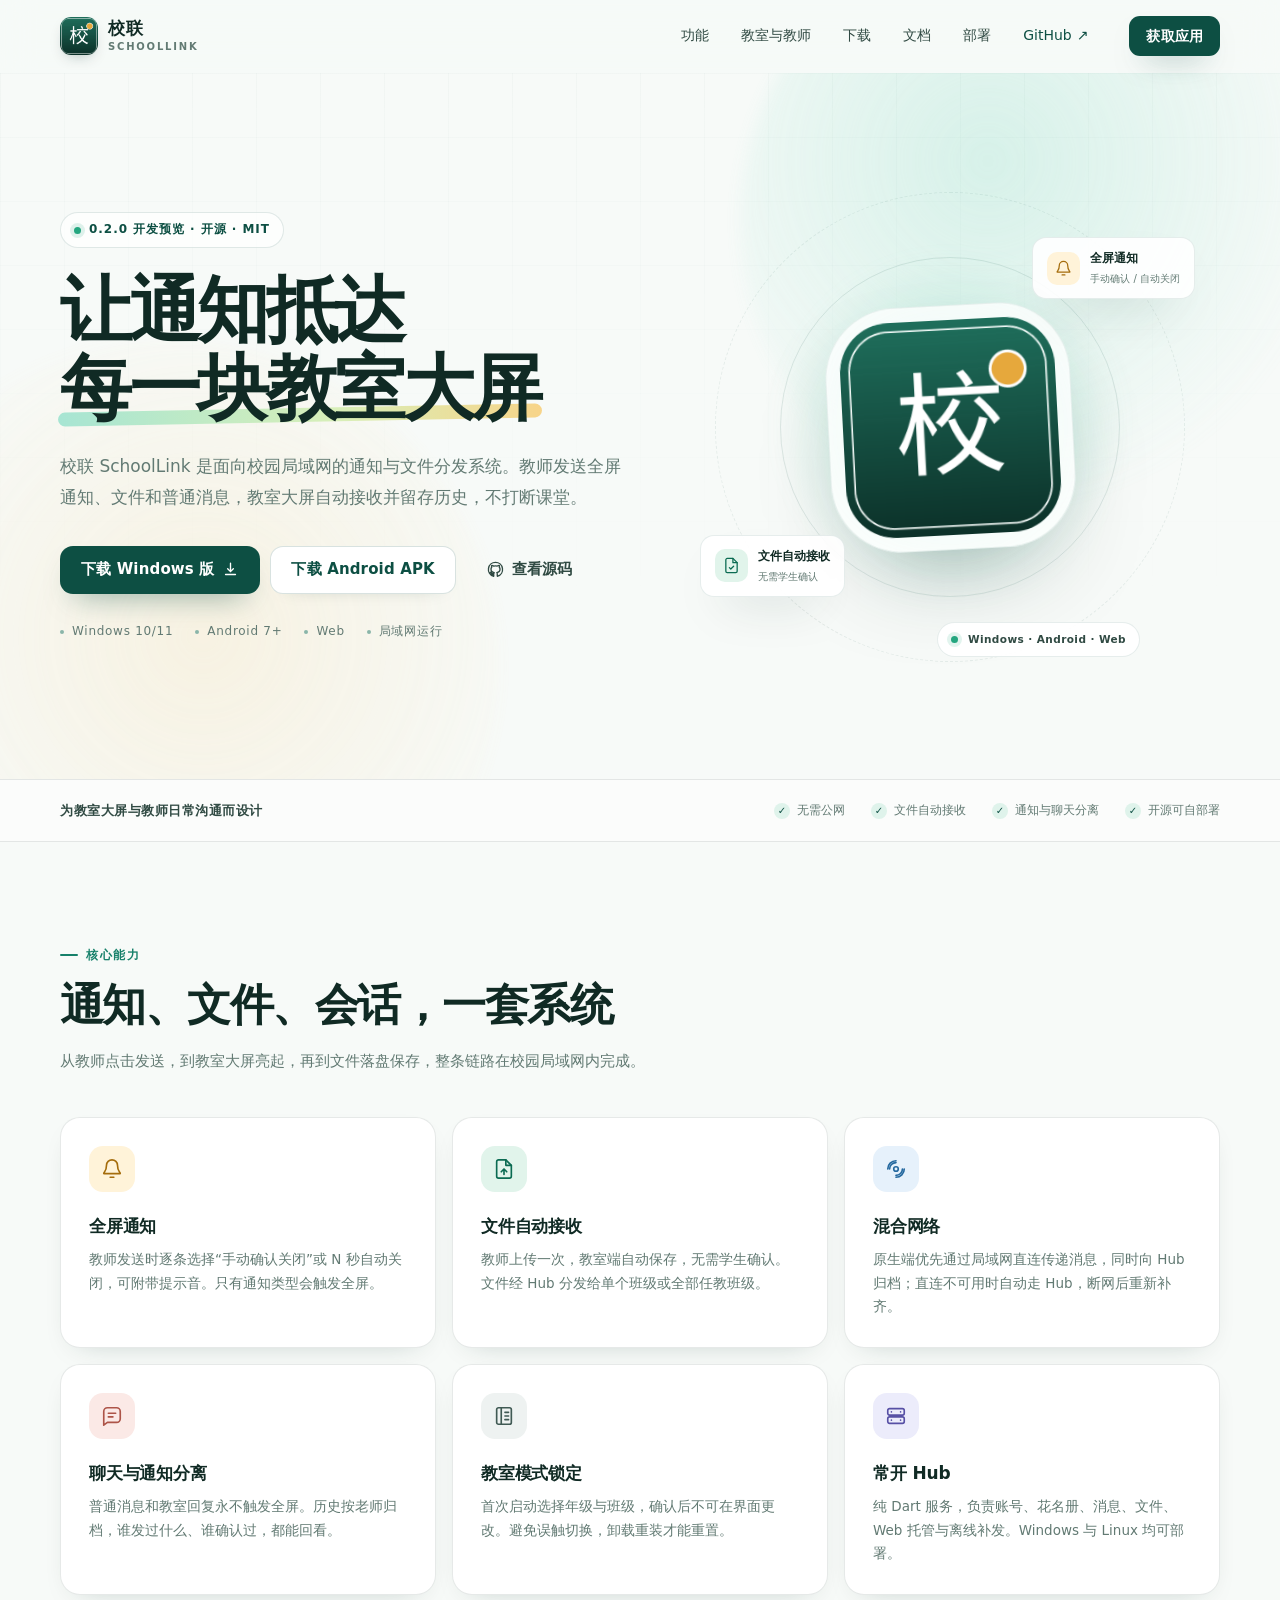
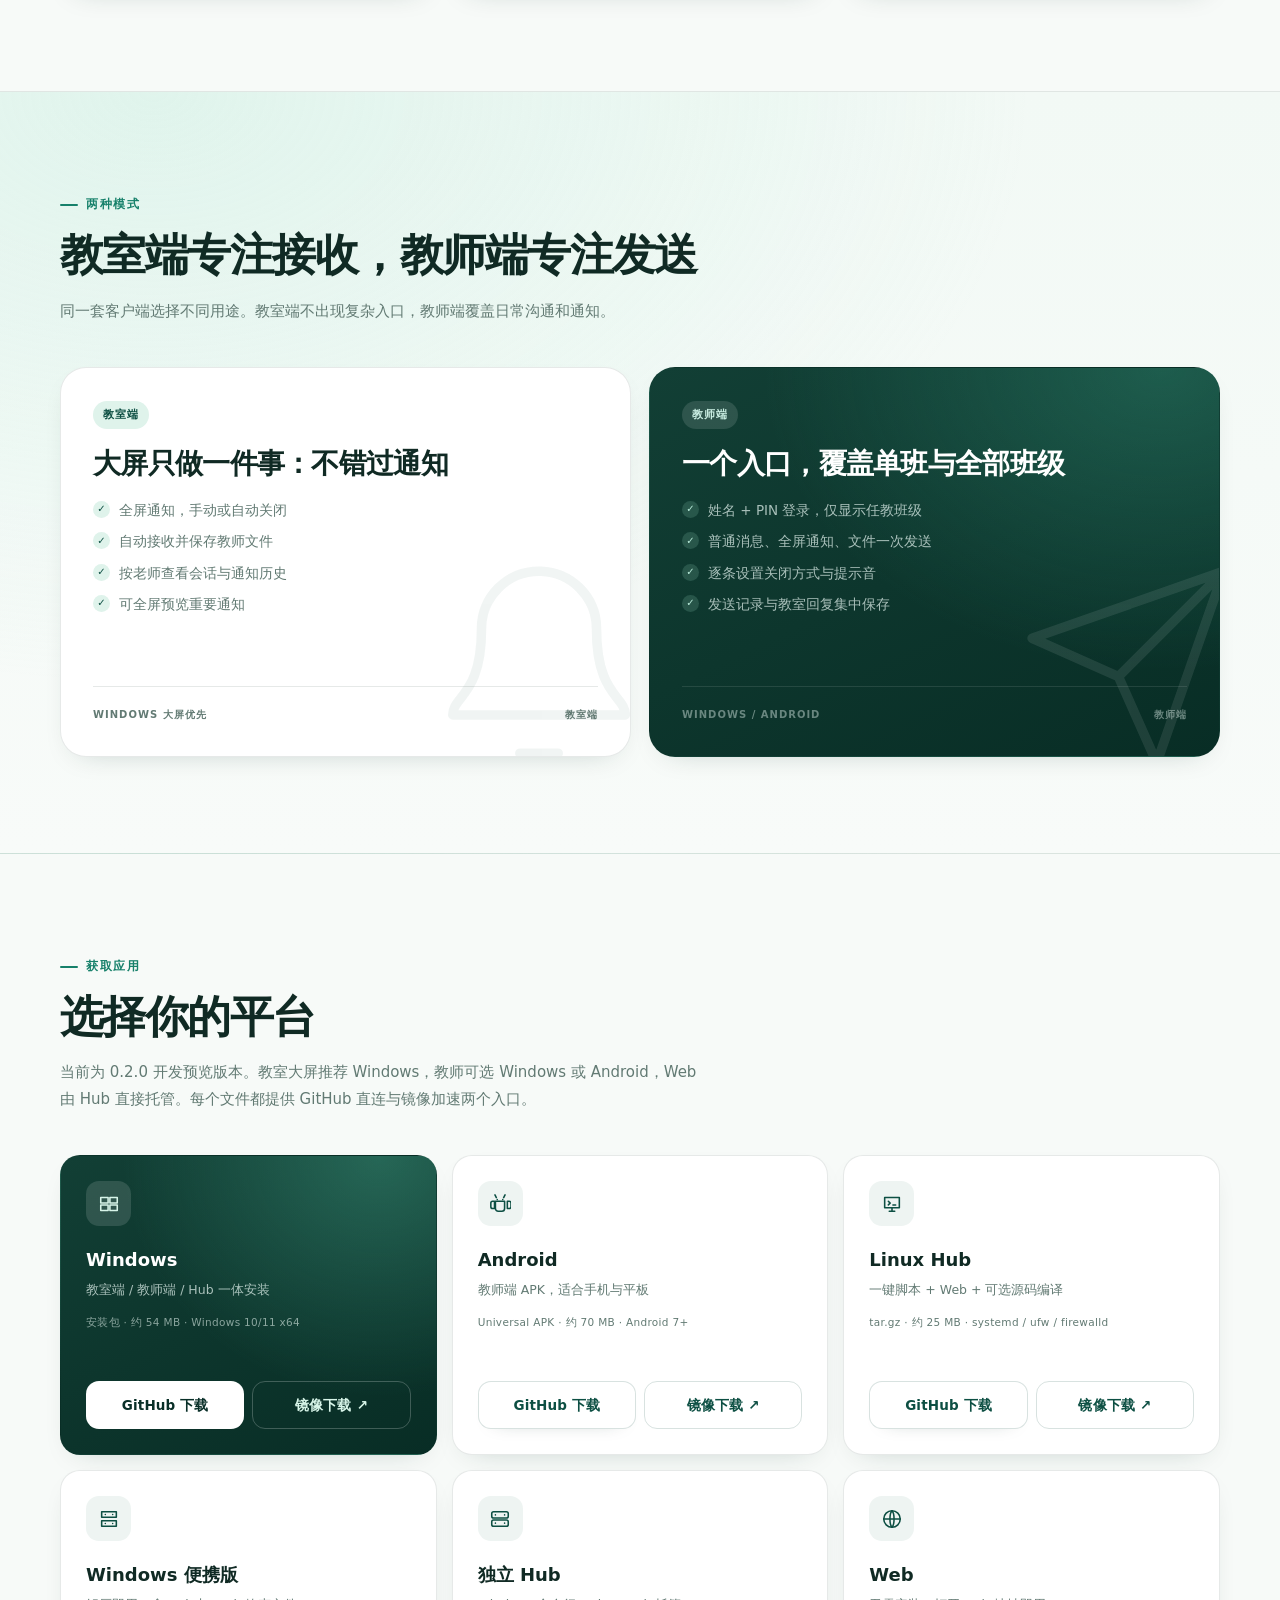
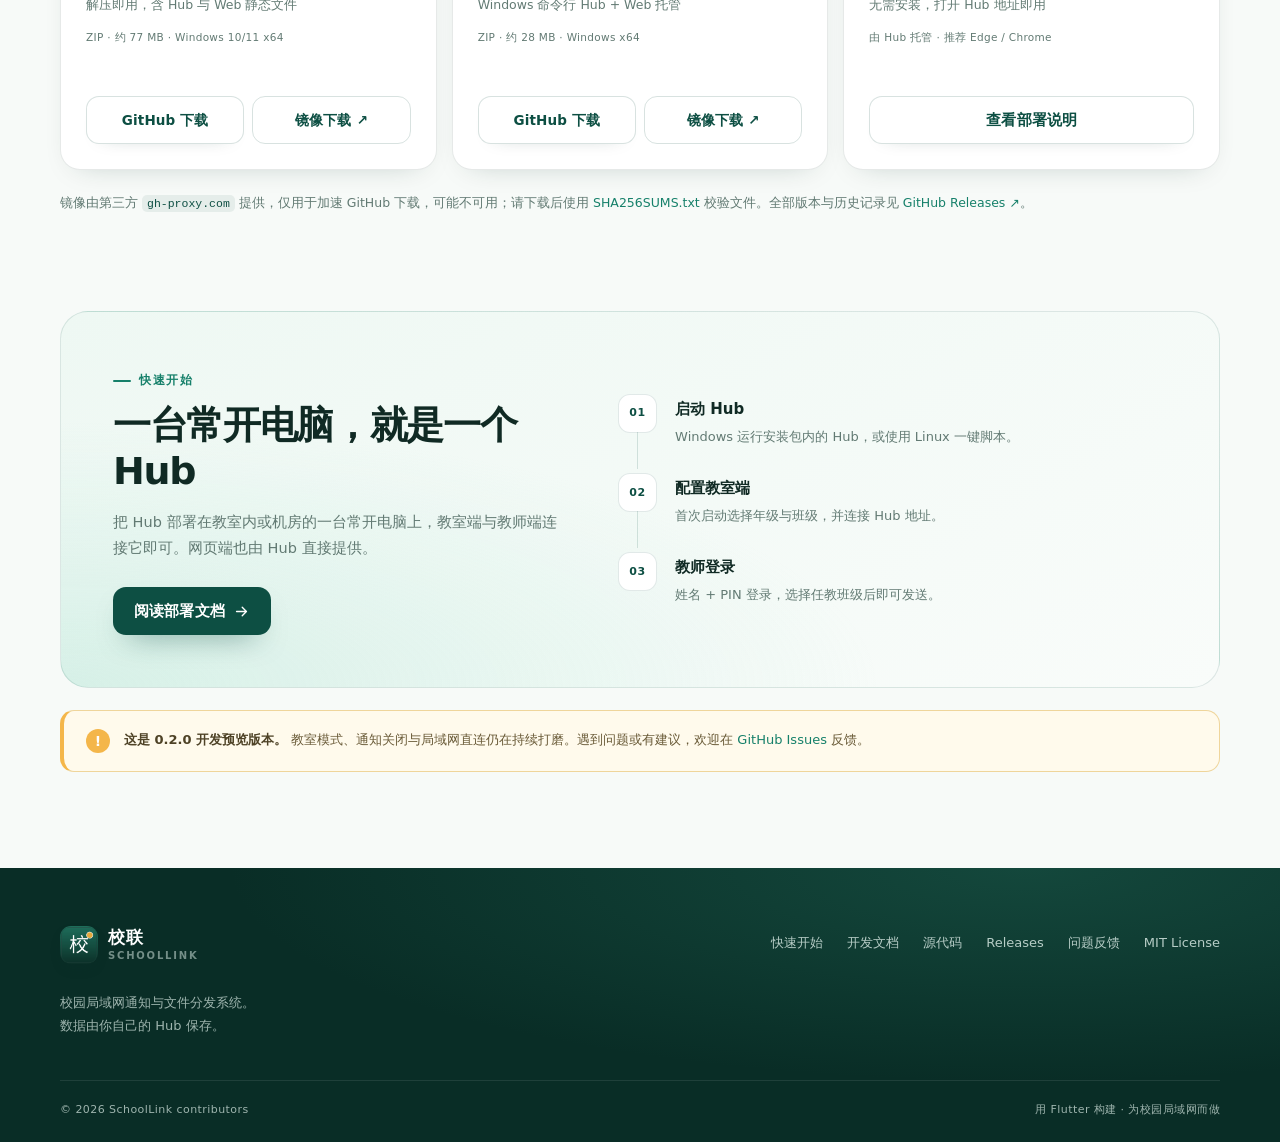
<file: docs/index.html>
<!DOCTYPE html>
<html lang="zh-CN">
<head>
  <meta charset="utf-8">
  <meta name="viewport" content="width=device-width, initial-scale=1">
  <meta name="color-scheme" content="light">
  <title>校联 SchoolLink — 校园局域网通知与文件分发</title>
  <meta name="description" content="校联 SchoolLink 是面向校园局域网的开源通知与文件分发系统：教师发送全屏通知、文件和普通消息，教室大屏自动接收、留存历史。支持 Windows、Android 与 Web。">
  <link rel="canonical" href="https://lihongbo-learn.github.io/SchoolLink/">
  <meta property="og:type" content="website">
  <meta property="og:title" content="校联 SchoolLink — 让通知抵达每一块教室大屏">
  <meta property="og:description" content="校园局域网通知与文件分发系统。全屏通知、文件自动接收、通知与聊天分离，Windows / Android / Web 多端可用，开源可自部署。">
  <meta property="og:url" content="https://lihongbo-learn.github.io/SchoolLink/">
  <meta property="og:image" content="https://lihongbo-learn.github.io/SchoolLink/assets/og-image.png">
  <meta name="twitter:card" content="summary_large_image">
  <meta name="twitter:title" content="校联 SchoolLink">
  <meta name="twitter:description" content="校园局域网通知与文件分发系统，开源可自部署。">
  <meta name="twitter:image" content="https://lihongbo-learn.github.io/SchoolLink/assets/og-image.png">
  <link rel="icon" type="image/png" href="assets/favicon.png">
  <link rel="apple-touch-icon" href="assets/apple-touch-icon.png">
  <link rel="stylesheet" href="styles.css">
  <script defer src="app.js"></script>
  <script type="application/ld+json">
  {
    "@context": "https://schema.org",
    "@type": "SoftwareApplication",
    "name": "校联 SchoolLink",
    "operatingSystem": "Windows, Android, Web",
    "applicationCategory": "EducationalApplication",
    "description": "面向校园局域网的通知与文件分发系统。",
    "offers": { "@type": "Offer", "price": "0", "priceCurrency": "CNY" },
    "license": "https://opensource.org/licenses/MIT",
    "url": "https://lihongbo-learn.github.io/SchoolLink/",
    "downloadUrl": "https://github.com/Lihongbo-Learn/SchoolLink/releases"
  }
  </script>
</head>
<body>
  <a class="skip-link" href="#main">跳到主要内容</a>

  <header class="site-header" id="siteHeader">
    <div class="container header-inner">
      <a class="brand" href="#top" aria-label="校联 SchoolLink 首页">
        <img src="assets/app-icon.png" width="38" height="38" alt="">
        <span class="brand-text">
          <strong>校联</strong>
          <span>SchoolLink</span>
        </span>
      </a>

      <nav class="nav" id="siteNav" aria-label="主导航">
        <a href="#features">功能</a>
        <a href="#modes">教室与教师</a>
        <a href="#downloads">下载</a>
        <a href="guide.html">文档</a>
        <a href="#deploy">部署</a>
        <a class="nav-github" href="https://github.com/Lihongbo-Learn/SchoolLink" target="_blank" rel="noopener">
          GitHub
          <span aria-hidden="true">↗</span>
        </a>
      </nav>

      <div class="header-actions">
        <a class="button button-primary button-small" href="#downloads">获取应用</a>
        <button class="nav-toggle" id="navToggle" type="button" aria-expanded="false" aria-controls="siteNav" aria-label="打开导航">
          <span></span><span></span><span></span>
        </button>
      </div>
    </div>
  </header>

  <main id="main">
    <section class="hero" id="top">
      <div class="hero-bg" aria-hidden="true">
        <div class="orb orb-a"></div>
        <div class="orb orb-b"></div>
        <div class="grid-fade"></div>
      </div>

      <div class="container hero-grid">
        <div class="hero-copy reveal">
          <div class="eyebrow">
            <span class="pulse" aria-hidden="true"></span>
            0.2.0 开发预览 · 开源 · MIT
          </div>
          <h1>让通知抵达<br><span class="mark">每一块教室大屏</span></h1>
          <p class="lede">
            校联 SchoolLink 是面向校园局域网的通知与文件分发系统。教师发送全屏通知、文件和普通消息，教室大屏自动接收并留存历史，不打断课堂。
          </p>

          <div class="hero-actions">
            <a class="button button-primary" href="https://github.com/Lihongbo-Learn/SchoolLink/releases/download/v0.2.0-dev/SchoolLink-Setup-0.2.0_dev.exe">
              下载 Windows 版
              <svg class="icon" viewBox="0 0 24 24" aria-hidden="true"><path d="M12 3v12m0 0 4-4m-4 4-4-4M5 19h14"/></svg>
            </a>
            <a class="button button-soft" href="https://github.com/Lihongbo-Learn/SchoolLink/releases/download/v0.2.0-dev/SchoolLink-Android.apk">
              下载 Android APK
            </a>
            <a class="button button-ghost" href="https://github.com/Lihongbo-Learn/SchoolLink" target="_blank" rel="noopener">
              <svg class="icon" viewBox="0 0 24 24" aria-hidden="true"><path d="M12 2a10 10 0 0 0-3.16 19.49c.5.09.68-.22.68-.48v-1.86c-2.78.6-3.37-1.18-3.37-1.18-.45-1.16-1.11-1.47-1.11-1.47-.91-.62.07-.61.07-.61 1 .07 1.53 1.03 1.53 1.03.9 1.53 2.35 1.09 2.92.83.09-.65.35-1.09.64-1.34-2.22-.25-4.56-1.11-4.56-4.94 0-1.09.39-1.98 1.03-2.68-.1-.25-.45-1.27.1-2.65 0 0 .84-.27 2.75 1.02A9.6 9.6 0 0 1 12 6.8c.85 0 1.71.11 2.51.34 1.91-1.29 2.75-1.02 2.75-1.02.55 1.38.2 2.4.1 2.65.64.7 1.03 1.59 1.03 2.68 0 3.84-2.35 4.69-4.58 4.94.36.31.68.92.68 1.85v2.74c0 .27.18.58.69.48A10 10 0 0 0 12 2Z"/></svg>
              查看源码
            </a>
          </div>

          <ul class="hero-meta" aria-label="支持平台">
            <li>Windows 10/11</li>
            <li>Android 7+</li>
            <li>Web</li>
            <li>局域网运行</li>
          </ul>
        </div>

        <div class="hero-visual reveal">
          <div class="logo-stage" aria-hidden="true">
            <div class="halo"></div>
            <div class="ring ring-1"></div>
            <div class="ring ring-2"></div>
            <div class="logo-tile">
              <img src="assets/app-icon.png" width="512" height="512" alt="">
            </div>

            <div class="orbit-chip chip-notice">
              <span class="chip-icon tone-amber">
                <svg viewBox="0 0 24 24"><path d="M18 8a6 6 0 0 0-12 0c0 7-3 7-3 9h18c0-2-3-2-3-9M10 21h4"/></svg>
              </span>
              <span><strong>全屏通知</strong><small>手动确认 / 自动关闭</small></span>
            </div>

            <div class="orbit-chip chip-file">
              <span class="chip-icon tone-green">
                <svg viewBox="0 0 24 24"><path d="M14 2H6a2 2 0 0 0-2 2v16a2 2 0 0 0 2 2h12a2 2 0 0 0 2-2V8Z"/><path d="M14 2v6h6M9 15l2 2 4-4"/></svg>
              </span>
              <span><strong>文件自动接收</strong><small>无需学生确认</small></span>
            </div>

            <div class="orbit-chip chip-platform">
              <span class="chip-dot"></span>
              Windows · Android · Web
            </div>
          </div>
        </div>
      </div>
    </section>

    <section class="strip">
      <div class="container strip-inner">
        <p>为教室大屏与教师日常沟通而设计</p>
        <ul>
          <li>无需公网</li>
          <li>文件自动接收</li>
          <li>通知与聊天分离</li>
          <li>开源可自部署</li>
        </ul>
      </div>
    </section>

    <section class="section" id="features">
      <div class="container">
        <div class="section-head reveal">
          <div class="section-kicker">核心能力</div>
          <h2>通知、文件、会话，一套系统</h2>
          <p>从教师点击发送，到教室大屏亮起，再到文件落盘保存，整条链路在校园局域网内完成。</p>
        </div>

        <div class="feature-grid">
          <article class="feature-card reveal">
            <span class="feature-icon tone-amber">
              <svg viewBox="0 0 24 24"><path d="M18 8a6 6 0 0 0-12 0c0 7-3 7-3 9h18c0-2-3-2-3-9M10 21h4"/></svg>
            </span>
            <h3>全屏通知</h3>
            <p>教师发送时逐条选择“手动确认关闭”或 N 秒自动关闭，可附带提示音。只有通知类型会触发全屏。</p>
          </article>

          <article class="feature-card reveal">
            <span class="feature-icon tone-green">
              <svg viewBox="0 0 24 24"><path d="M14 2H6a2 2 0 0 0-2 2v16a2 2 0 0 0 2 2h12a2 2 0 0 0 2-2V8Z"/><path d="M14 2v6h6M12 18v-6m0 0-3 3m3-3 3 3"/></svg>
            </span>
            <h3>文件自动接收</h3>
            <p>教师上传一次，教室端自动保存，无需学生确认。文件经 Hub 分发给单个班级或全部任教班级。</p>
          </article>

          <article class="feature-card reveal">
            <span class="feature-icon tone-blue">
              <svg viewBox="0 0 24 24"><circle cx="12" cy="12" r="2.5"/><path d="M5 12a7 7 0 0 1 7-7m7 7a7 7 0 0 1-7 7M3 12a9 9 0 0 1 9-9m9 9a9 9 0 0 1-9 9"/></svg>
            </span>
            <h3>混合网络</h3>
            <p>原生端优先通过局域网直连传递消息，同时向 Hub 归档；直连不可用时自动走 Hub，断网后重新补齐。</p>
          </article>

          <article class="feature-card reveal">
            <span class="feature-icon tone-rose">
              <svg viewBox="0 0 24 24"><path d="M21 15a4 4 0 0 1-4 4H7l-4 3V7a4 4 0 0 1 4-4h10a4 4 0 0 1 4 4Z"/><path d="M8 9h8M8 13h5"/></svg>
            </span>
            <h3>聊天与通知分离</h3>
            <p>普通消息和教室回复永不触发全屏。历史按老师归档，谁发过什么、谁确认过，都能回看。</p>
          </article>

          <article class="feature-card reveal">
            <span class="feature-icon tone-slate">
              <svg viewBox="0 0 24 24"><rect x="4" y="3" width="16" height="18" rx="2"/><path d="M9 3v18M13 8h4M13 12h4M13 16h4"/></svg>
            </span>
            <h3>教室模式锁定</h3>
            <p>首次启动选择年级与班级，确认后不可在界面更改。避免误触切换，卸载重装才能重置。</p>
          </article>

          <article class="feature-card reveal">
            <span class="feature-icon tone-indigo">
              <svg viewBox="0 0 24 24"><rect x="3" y="4" width="18" height="7" rx="2"/><rect x="3" y="13" width="18" height="7" rx="2"/><path d="M7 7.5h.01M7 16.5h.01M17 7.5h.01M17 16.5h.01"/></svg>
            </span>
            <h3>常开 Hub</h3>
            <p>纯 Dart 服务，负责账号、花名册、消息、文件、Web 托管与离线补发。Windows 与 Linux 均可部署。</p>
          </article>
        </div>
      </div>
    </section>

    <section class="section section-soft" id="modes">
      <div class="container">
        <div class="section-head reveal">
          <div class="section-kicker">两种模式</div>
          <h2>教室端专注接收，教师端专注发送</h2>
          <p>同一套客户端选择不同用途。教室端不出现复杂入口，教师端覆盖日常沟通和通知。</p>
        </div>

        <div class="modes-grid">
          <article class="mode-card reveal">
            <div class="mode-body">
              <span class="badge badge-green">教室端</span>
              <h3>大屏只做一件事：不错过通知</h3>
              <ul class="check-list">
                <li>全屏通知，手动或自动关闭</li>
                <li>自动接收并保存教师文件</li>
                <li>按老师查看会话与通知历史</li>
                <li>可全屏预览重要通知</li>
              </ul>
            </div>
            <span class="mode-glyph" aria-hidden="true">
              <svg viewBox="0 0 24 24"><path d="M18 8a6 6 0 0 0-12 0c0 7-3 7-3 9h18c0-2-3-2-3-9M10 21h4"/></svg>
            </span>
            <div class="mode-note">
              <span>Windows 大屏优先</span>
              <span>教室端</span>
            </div>
          </article>

          <article class="mode-card mode-card-dark reveal">
            <div class="mode-body">
              <span class="badge badge-light">教师端</span>
              <h3>一个入口，覆盖单班与全部班级</h3>
              <ul class="check-list">
                <li>姓名 + PIN 登录，仅显示任教班级</li>
                <li>普通消息、全屏通知、文件一次发送</li>
                <li>逐条设置关闭方式与提示音</li>
                <li>发送记录与教室回复集中保存</li>
              </ul>
            </div>
            <span class="mode-glyph" aria-hidden="true">
              <svg viewBox="0 0 24 24"><path d="M22 2 11 13M22 2l-7 20-4-9-9-4Z"/></svg>
            </span>
            <div class="mode-note">
              <span>Windows / Android</span>
              <span>教师端</span>
            </div>
          </article>
        </div>
      </div>
    </section>

    <section class="section" id="downloads">
      <div class="container">
        <div class="section-head reveal">
          <div class="section-kicker">获取应用</div>
          <h2>选择你的平台</h2>
          <p>当前为 0.2.0 开发预览版本。教室大屏推荐 Windows，教师可选 Windows 或 Android，Web 由 Hub 直接托管。每个文件都提供 GitHub 直连与镜像加速两个入口。</p>
        </div>

        <div class="download-grid">
          <article class="download-card download-card-primary reveal">
            <div class="download-icon">
              <svg viewBox="0 0 24 24"><path d="M3 5h8v6H3zm10 0h8v6h-8zM3 13h8v6H3zm10 0h8v6h-8z"/></svg>
            </div>
            <h3>Windows</h3>
            <p>教室端 / 教师端 / Hub 一体安装</p>
            <span class="file-meta">安装包 · 约 54 MB · Windows 10/11 x64</span>
            <div class="download-actions">
              <a class="button button-light" href="https://github.com/Lihongbo-Learn/SchoolLink/releases/download/v0.2.0-dev/SchoolLink-Setup-0.2.0_dev.exe">
                GitHub 下载
              </a>
              <a class="button button-mirror" href="https://gh-proxy.com/https://github.com/Lihongbo-Learn/SchoolLink/releases/download/v0.2.0-dev/SchoolLink-Setup-0.2.0_dev.exe" target="_blank" rel="noopener">
                镜像下载 ↗
              </a>
            </div>
          </article>

          <article class="download-card reveal">
            <div class="download-icon tone-green">
              <svg viewBox="0 0 24 24"><path d="M7 9h10v8a3 3 0 0 1-3 3h-4a3 3 0 0 1-3-3Zm-3 0h2v8H4a2 2 0 0 1-2-2v-4a2 2 0 0 1 2-2Zm16 0h2a2 2 0 0 1 2 2v4a2 2 0 0 1-2 2h-2ZM8 5l-1.5-3M16 5l1.5-3M9 7h.01M15 7h.01"/></svg>
            </div>
            <h3>Android</h3>
            <p>教师端 APK，适合手机与平板</p>
            <span class="file-meta">Universal APK · 约 70 MB · Android 7+</span>
            <div class="download-actions">
              <a class="button button-soft" href="https://github.com/Lihongbo-Learn/SchoolLink/releases/download/v0.2.0-dev/SchoolLink-Android.apk">
                GitHub 下载
              </a>
              <a class="button button-mirror" href="https://gh-proxy.com/https://github.com/Lihongbo-Learn/SchoolLink/releases/download/v0.2.0-dev/SchoolLink-Android.apk" target="_blank" rel="noopener">
                镜像下载 ↗
              </a>
            </div>
          </article>

          <article class="download-card reveal">
            <div class="download-icon tone-blue">
              <svg viewBox="0 0 24 24"><path d="M4 5h16v11H4zM9 20h6M12 16v4"/><path d="M8 9l2 2-2 2M13 13h3"/></svg>
            </div>
            <h3>Linux Hub</h3>
            <p>一键脚本 + Web + 可选源码编译</p>
            <span class="file-meta">tar.gz · 约 25 MB · systemd / ufw / firewalld</span>
            <div class="download-actions">
              <a class="button button-soft" href="https://github.com/Lihongbo-Learn/SchoolLink/releases/download/v0.2.0-dev/SchoolLinkHub-linux.tar.gz">
                GitHub 下载
              </a>
              <a class="button button-mirror" href="https://gh-proxy.com/https://github.com/Lihongbo-Learn/SchoolLink/releases/download/v0.2.0-dev/SchoolLinkHub-linux.tar.gz" target="_blank" rel="noopener">
                镜像下载 ↗
              </a>
            </div>
          </article>

          <article class="download-card reveal">
            <div class="download-icon tone-slate">
              <svg viewBox="0 0 24 24"><path d="M4 4h16v6H4zM4 14h16v6H4z"/><path d="M8 7h.01M8 17h.01M16 7h.01M16 17h.01"/></svg>
            </div>
            <h3>Windows 便携版</h3>
            <p>解压即用，含 Hub 与 Web 静态文件</p>
            <span class="file-meta">ZIP · 约 77 MB · Windows 10/11 x64</span>
            <div class="download-actions">
              <a class="button button-soft" href="https://github.com/Lihongbo-Learn/SchoolLink/releases/download/v0.2.0-dev/SchoolLink-Windows.zip">
                GitHub 下载
              </a>
              <a class="button button-mirror" href="https://gh-proxy.com/https://github.com/Lihongbo-Learn/SchoolLink/releases/download/v0.2.0-dev/SchoolLink-Windows.zip" target="_blank" rel="noopener">
                镜像下载 ↗
              </a>
            </div>
          </article>

          <article class="download-card reveal">
            <div class="download-icon tone-indigo">
              <svg viewBox="0 0 24 24"><rect x="3" y="4" width="18" height="7" rx="2"/><rect x="3" y="13" width="18" height="7" rx="2"/><path d="M7 7.5h.01M7 16.5h.01M17 7.5h.01M17 16.5h.01"/></svg>
            </div>
            <h3>独立 Hub</h3>
            <p>Windows 命令行 Hub + Web 托管</p>
            <span class="file-meta">ZIP · 约 28 MB · Windows x64</span>
            <div class="download-actions">
              <a class="button button-soft" href="https://github.com/Lihongbo-Learn/SchoolLink/releases/download/v0.2.0-dev/SchoolLinkHub.zip">
                GitHub 下载
              </a>
              <a class="button button-mirror" href="https://gh-proxy.com/https://github.com/Lihongbo-Learn/SchoolLink/releases/download/v0.2.0-dev/SchoolLinkHub.zip" target="_blank" rel="noopener">
                镜像下载 ↗
              </a>
            </div>
          </article>

          <article class="download-card reveal">
            <div class="download-icon tone-slate">
              <svg viewBox="0 0 24 24"><circle cx="12" cy="12" r="9"/><path d="M3 12h18M12 3c3 3 3 15 0 18M12 3c-3 3-3 15 0 18"/></svg>
            </div>
            <h3>Web</h3>
            <p>无需安装，打开 Hub 地址即用</p>
            <span class="file-meta">由 Hub 托管 · 推荐 Edge / Chrome</span>
            <a class="button button-soft" href="guide.html#hub">查看部署说明</a>
          </article>
        </div>

        <p class="download-note reveal">
          镜像由第三方 <code>gh-proxy.com</code> 提供，仅用于加速 GitHub 下载，可能不可用；请下载后使用
          <a href="https://github.com/Lihongbo-Learn/SchoolLink/releases/download/v0.2.0-dev/SHA256SUMS.txt" target="_blank" rel="noopener">SHA256SUMS.txt</a>
          校验文件。全部版本与历史记录见
          <a href="https://github.com/Lihongbo-Learn/SchoolLink/releases" target="_blank" rel="noopener">GitHub Releases ↗</a>。
        </p>
      </div>
    </section>

    <section class="section deploy-section" id="deploy">
      <div class="container">
        <div class="deploy-card reveal">
          <div class="deploy-copy">
            <div class="section-kicker">快速开始</div>
            <h2>一台常开电脑，就是一个 Hub</h2>
            <p>把 Hub 部署在教室内或机房的一台常开电脑上，教室端与教师端连接它即可。网页端也由 Hub 直接提供。</p>
            <a class="button button-primary" href="https://github.com/Lihongbo-Learn/SchoolLink#快速开始">
              阅读部署文档
              <svg class="icon" viewBox="0 0 24 24" aria-hidden="true"><path d="M5 12h14m-6-6 6 6-6 6"/></svg>
            </a>
          </div>

          <ol class="steps">
            <li>
              <span class="step-number">01</span>
              <div><h3>启动 Hub</h3><p>Windows 运行安装包内的 Hub，或使用 Linux 一键脚本。</p></div>
            </li>
            <li>
              <span class="step-number">02</span>
              <div><h3>配置教室端</h3><p>首次启动选择年级与班级，并连接 Hub 地址。</p></div>
            </li>
            <li>
              <span class="step-number">03</span>
              <div><h3>教师登录</h3><p>姓名 + PIN 登录，选择任教班级后即可发送。</p></div>
            </li>
          </ol>
        </div>

        <div class="notice-banner reveal" role="note">
          <span class="notice-mark" aria-hidden="true">!</span>
          <div>
            <strong>这是 0.2.0 开发预览版本。</strong>
            教室模式、通知关闭与局域网直连仍在持续打磨。遇到问题或有建议，欢迎在
            <a href="https://github.com/Lihongbo-Learn/SchoolLink/issues" target="_blank" rel="noopener">GitHub Issues</a>
            反馈。
          </div>
        </div>
      </div>
    </section>
  </main>

  <footer class="site-footer">
    <div class="container footer-grid">
      <div class="footer-brand">
        <a class="brand brand-light" href="#top">
          <img src="assets/app-icon.png" width="38" height="38" alt="">
          <span class="brand-text"><strong>校联</strong><span>SchoolLink</span></span>
        </a>
        <p>校园局域网通知与文件分发系统。<br>数据由你自己的 Hub 保存。</p>
      </div>
      <div class="footer-links">
        <a href="guide.html">快速开始</a>
        <a href="develop.html">开发文档</a>
        <a href="https://github.com/Lihongbo-Learn/SchoolLink" target="_blank" rel="noopener">源代码</a>
        <a href="https://github.com/Lihongbo-Learn/SchoolLink/releases" target="_blank" rel="noopener">Releases</a>
        <a href="https://github.com/Lihongbo-Learn/SchoolLink/issues" target="_blank" rel="noopener">问题反馈</a>
        <a href="https://github.com/Lihongbo-Learn/SchoolLink/blob/main/LICENSE" target="_blank" rel="noopener">MIT License</a>
      </div>
    </div>
    <div class="container footer-base">
      <span>© <span id="year">2026</span> SchoolLink contributors</span>
      <span>用 Flutter 构建 · 为校园局域网而做</span>
    </div>
  </footer>
</body>
</html>
</file>
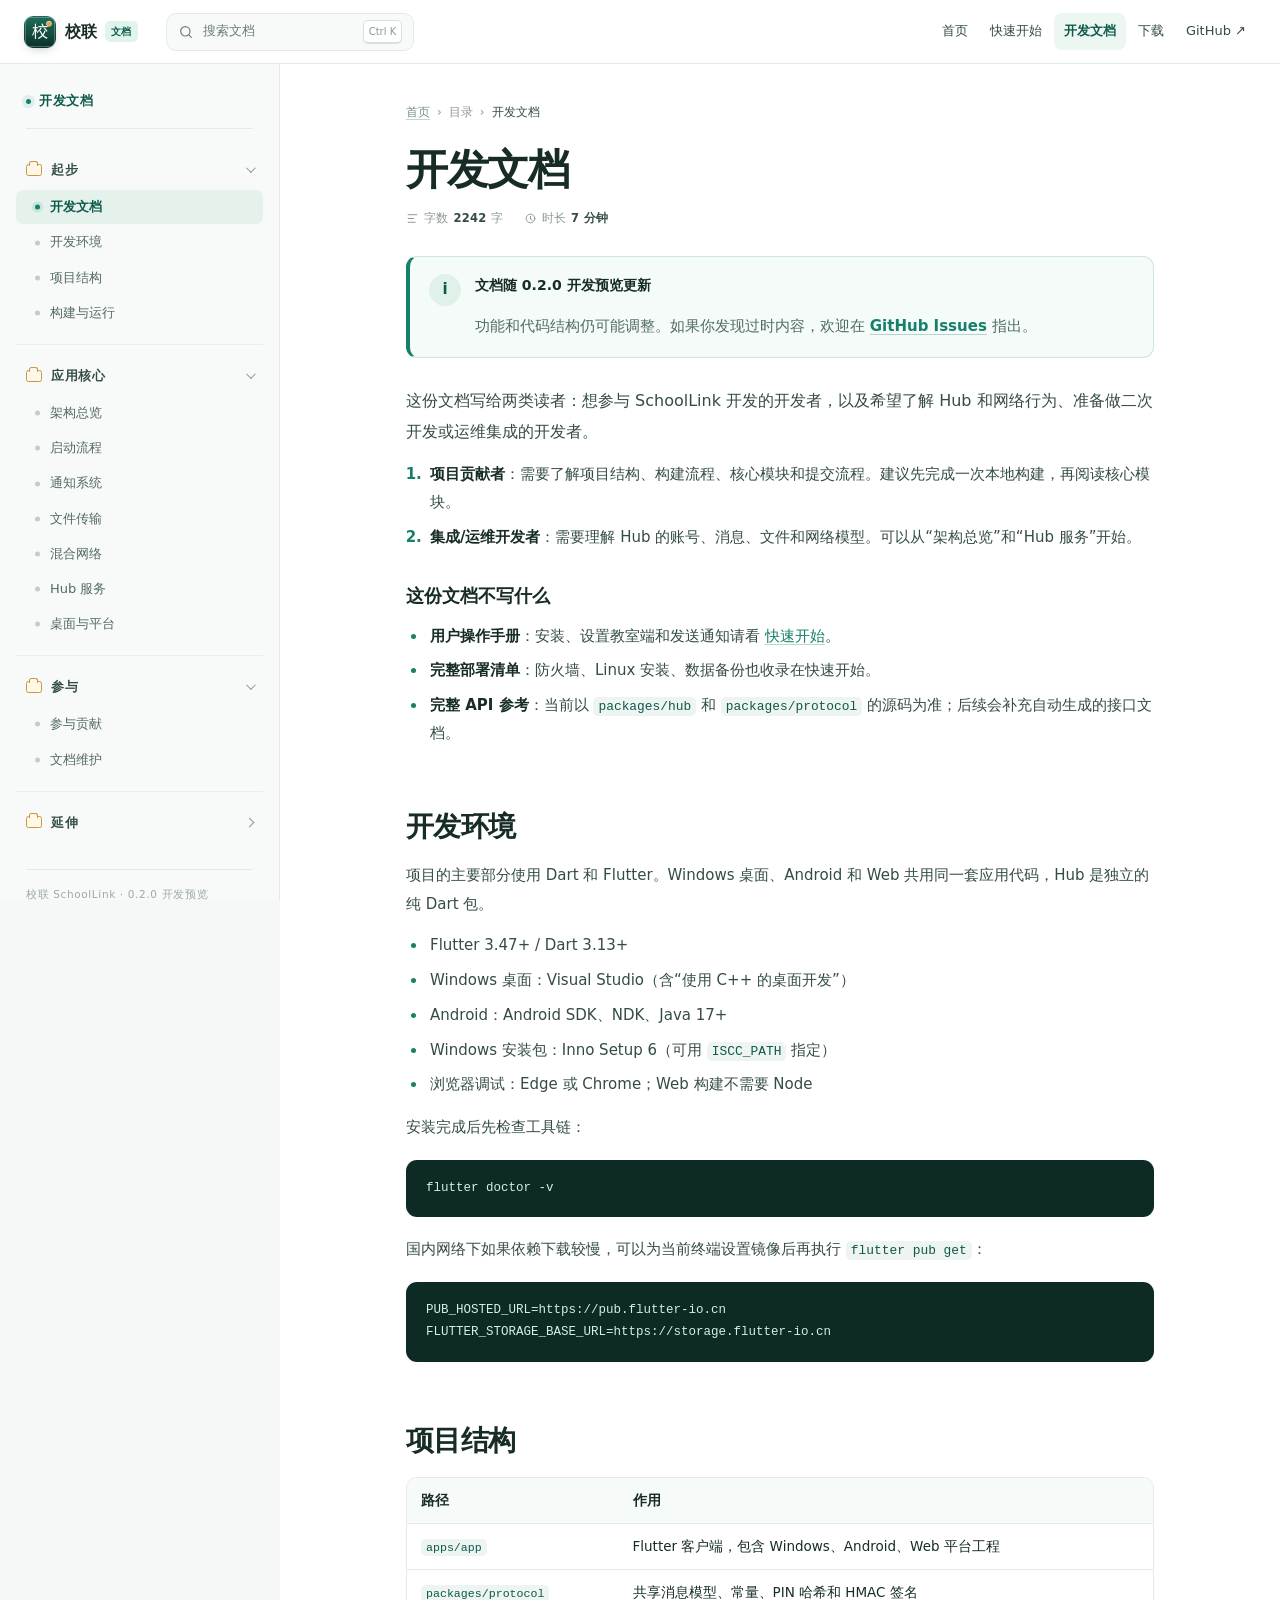
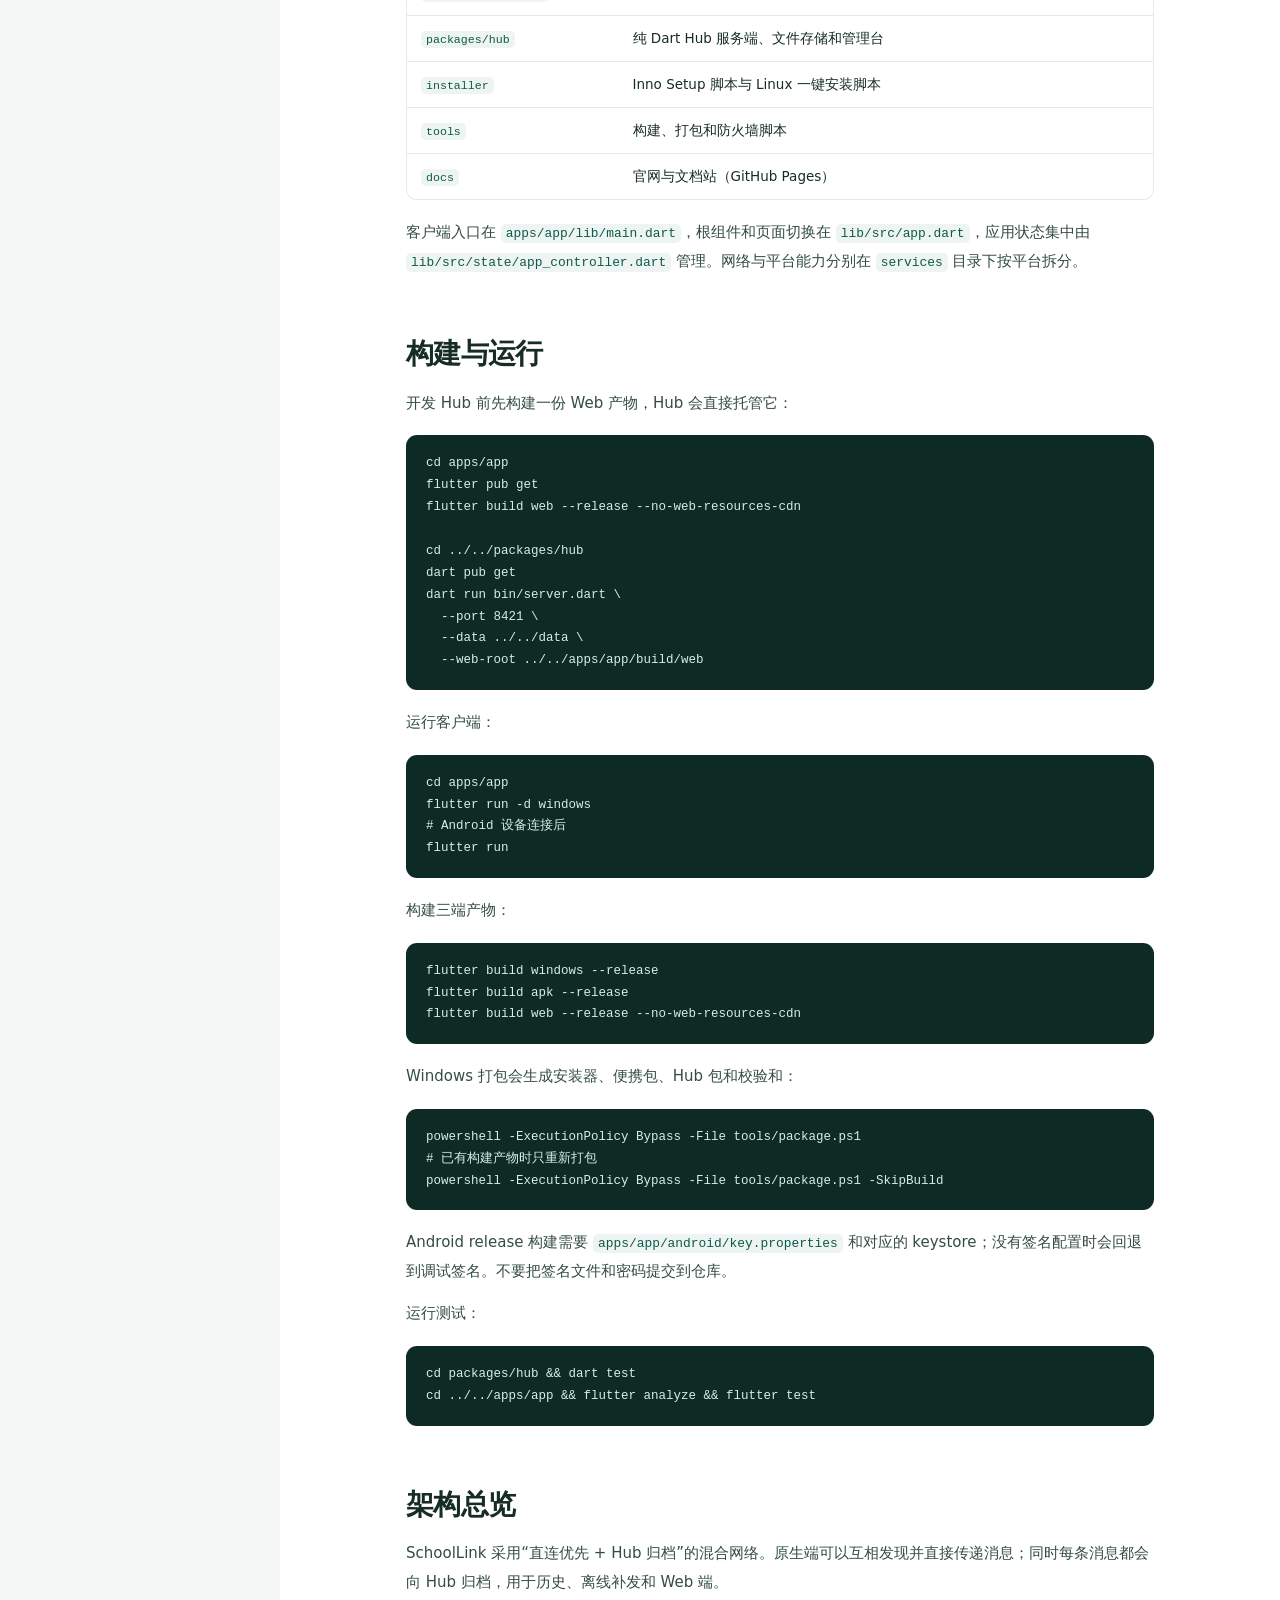
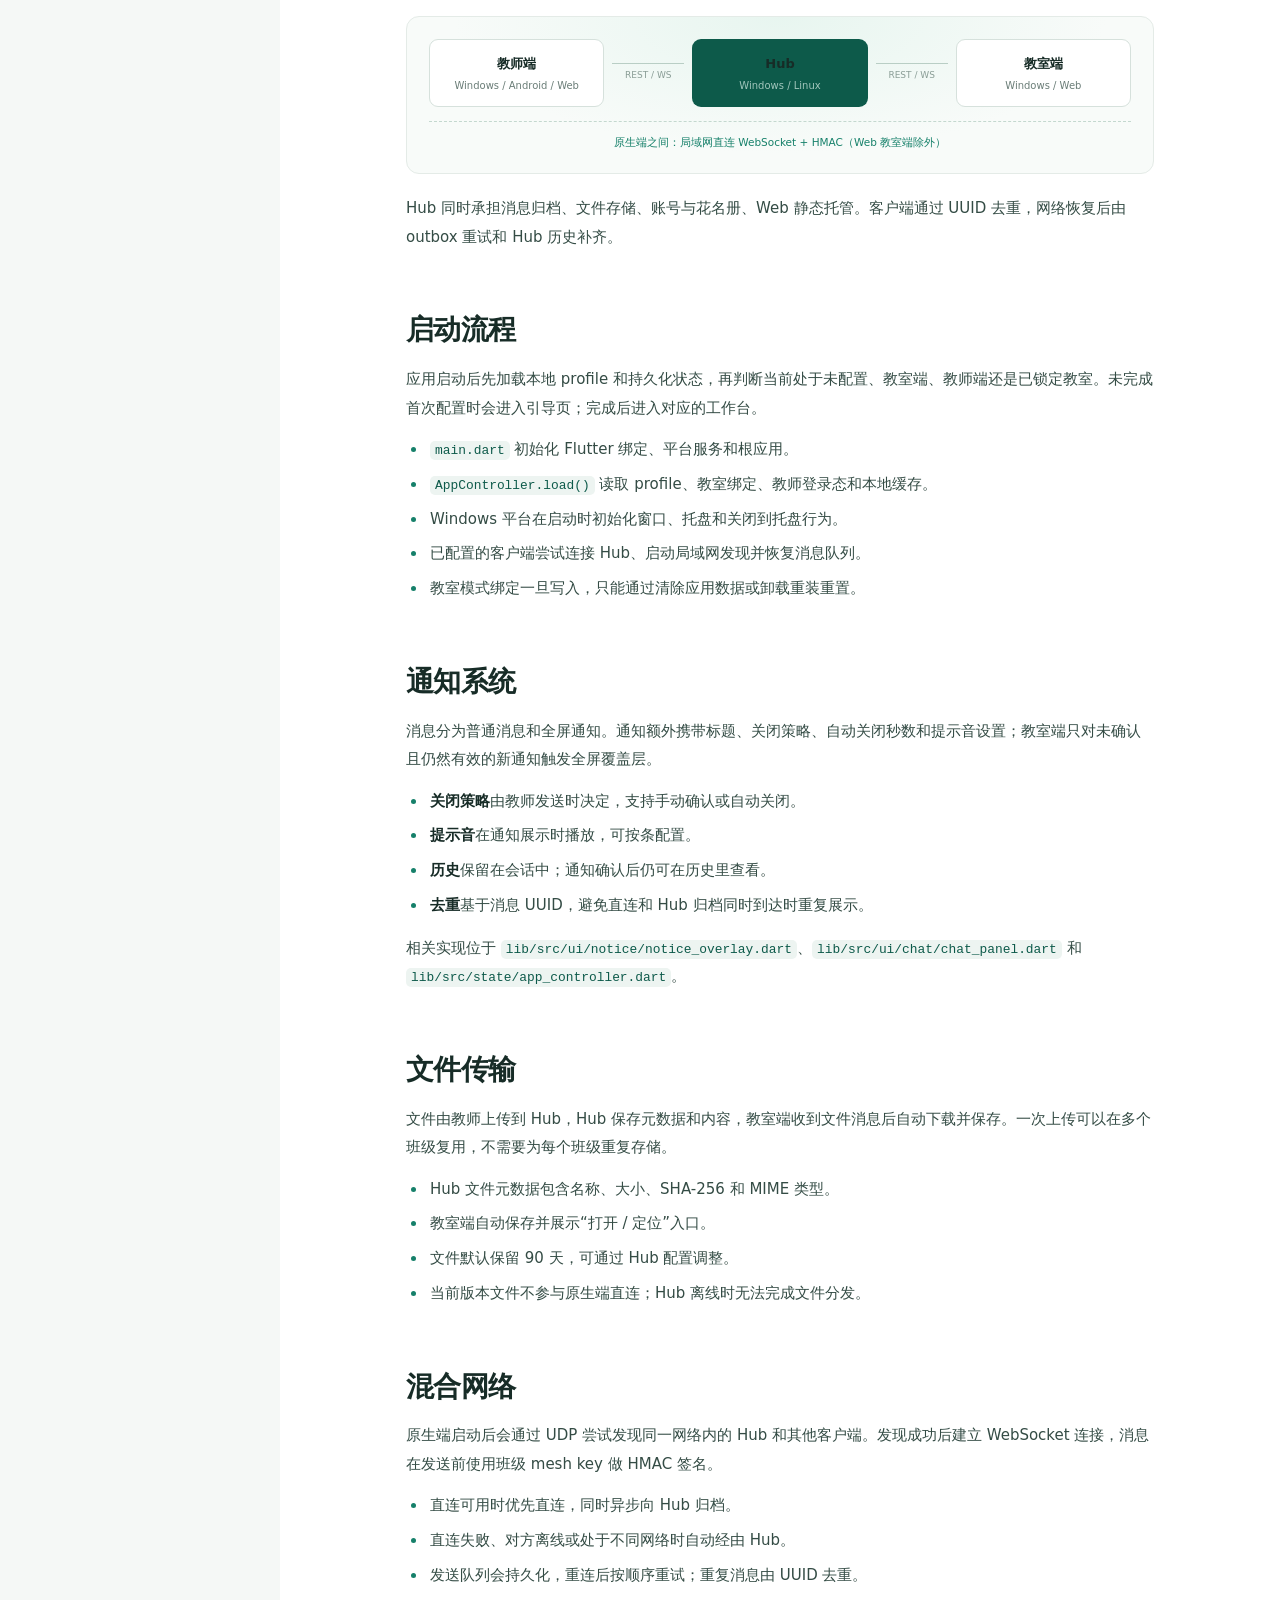
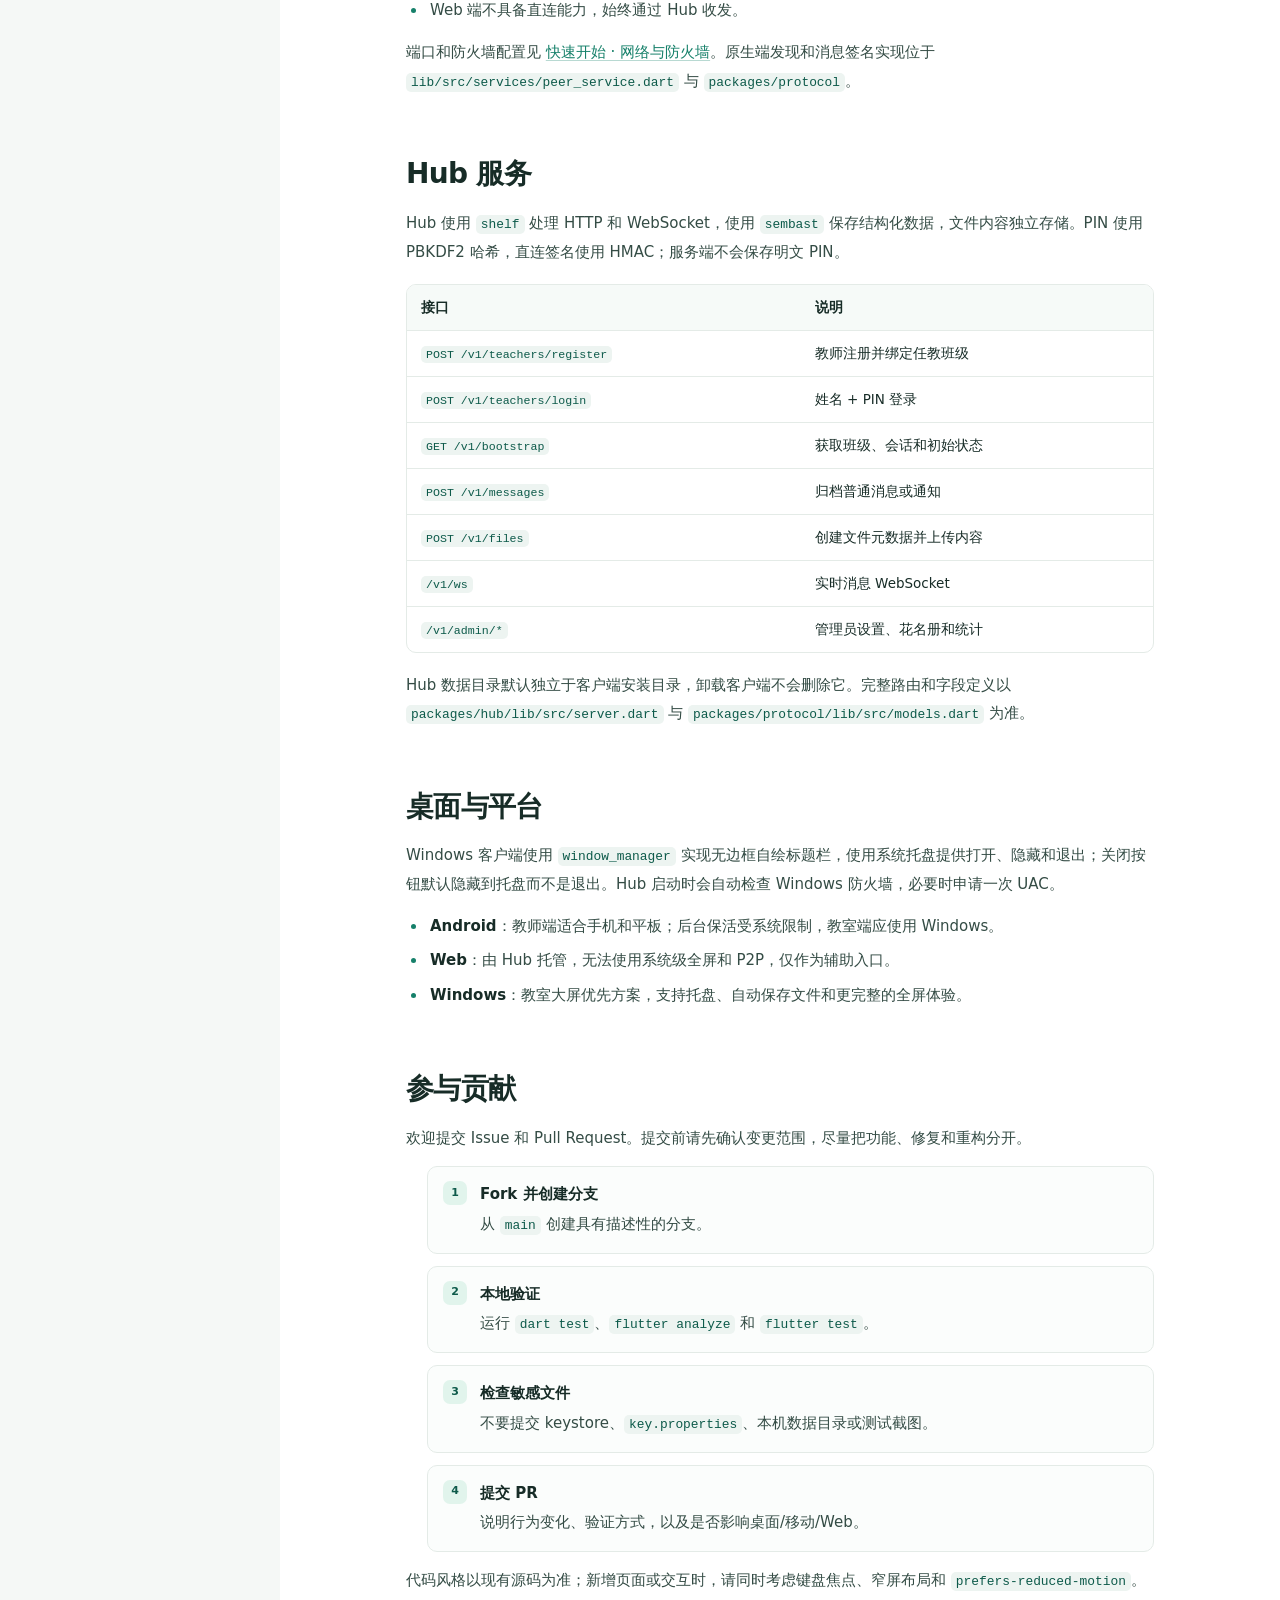
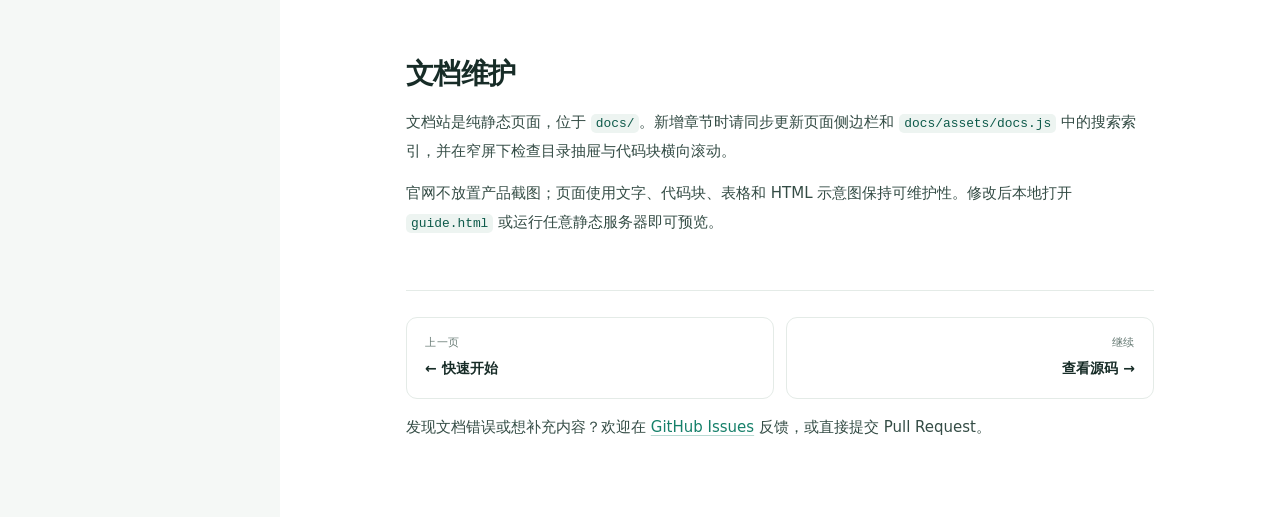
<file: docs/develop.html>
<!DOCTYPE html>
<html lang="zh-CN">
<head>
  <meta charset="utf-8">
  <meta name="viewport" content="width=device-width, initial-scale=1">
  <meta name="color-scheme" content="light">
  <title>开发文档 — 校联 SchoolLink 文档</title>
  <meta name="description" content="校联 SchoolLink 开发文档：开发环境、项目结构、构建运行、架构、通知系统、文件传输、混合网络、Hub 服务和参与贡献。">
  <link rel="canonical" href="https://lihongbo-learn.github.io/SchoolLink/develop.html">
  <link rel="icon" type="image/png" href="assets/favicon.png">
  <meta property="og:type" content="article">
  <meta property="og:title" content="开发文档 — 校联 SchoolLink 文档">
  <meta property="og:description" content="了解 SchoolLink 的架构、核心模块、构建方式与参与贡献流程。">
  <meta property="og:url" content="https://lihongbo-learn.github.io/SchoolLink/develop.html">
  <meta property="og:image" content="https://lihongbo-learn.github.io/SchoolLink/assets/og-image.png">
  <link rel="stylesheet" href="assets/docs.css">
  <script defer src="assets/docs.js"></script>
</head>
<body>
  <a class="skip-link" href="#main">跳到正文</a>

  <header class="docs-header">
    <div class="docs-header-inner">
      <button class="docs-menu" id="docsMenu" type="button" aria-label="打开文档目录" aria-expanded="false" aria-controls="docsSidebar">
        <svg viewBox="0 0 24 24" aria-hidden="true"><path d="M4 7h16M4 12h16M4 17h16"/></svg>
      </button>

      <a class="docs-brand" href="index.html" aria-label="校联 SchoolLink 首页">
        <img src="assets/app-icon.png" width="32" height="32" alt="">
        <span class="docs-brand-text">校联 <small>文档</small></span>
      </a>

      <button class="docs-search-trigger" type="button" data-open-search aria-label="搜索文档">
        <svg viewBox="0 0 24 24" aria-hidden="true"><circle cx="11" cy="11" r="7"/><path d="m20 20-4-4"/></svg>
        <span>搜索文档</span>
        <kbd>Ctrl K</kbd>
      </button>

      <nav class="docs-topnav" aria-label="文档导航">
        <a href="index.html">首页</a>
        <a href="guide.html">快速开始</a>
        <a href="develop.html" class="active" aria-current="page">开发文档</a>
        <a href="index.html#downloads">下载</a>
        <a href="https://github.com/Lihongbo-Learn/SchoolLink" target="_blank" rel="noopener">GitHub ↗</a>
      </nav>
    </div>
  </header>

  <div class="sidebar-backdrop" id="sidebarBackdrop" hidden></div>

  <div class="docs-shell">
    <aside class="docs-sidebar" id="docsSidebar" aria-label="文档目录">
      <div class="sidebar-inner">
        <a class="sidebar-overview" href="#top">开发文档</a>

        <details class="sidebar-group" open>
          <summary><span class="folder-icon" aria-hidden="true"></span>起步<span class="chevron" aria-hidden="true"></span></summary>
          <nav>
            <a class="side-link" href="#top">开发文档</a>
            <a class="side-link" href="#environment">开发环境</a>
            <a class="side-link" href="#structure">项目结构</a>
            <a class="side-link" href="#build">构建与运行</a>
          </nav>
        </details>

        <details class="sidebar-group" open>
          <summary><span class="folder-icon" aria-hidden="true"></span>应用核心<span class="chevron" aria-hidden="true"></span></summary>
          <nav>
            <a class="side-link" href="#architecture">架构总览</a>
            <a class="side-link" href="#startup">启动流程</a>
            <a class="side-link" href="#notices">通知系统</a>
            <a class="side-link" href="#files">文件传输</a>
            <a class="side-link" href="#network">混合网络</a>
            <a class="side-link" href="#hub">Hub 服务</a>
            <a class="side-link" href="#desktop">桌面与平台</a>
          </nav>
        </details>

        <details class="sidebar-group" open>
          <summary><span class="folder-icon" aria-hidden="true"></span>参与<span class="chevron" aria-hidden="true"></span></summary>
          <nav>
            <a class="side-link" href="#contributing">参与贡献</a>
            <a class="side-link" href="#docs">文档维护</a>
          </nav>
        </details>

        <details class="sidebar-group">
          <summary><span class="folder-icon" aria-hidden="true"></span>延伸<span class="chevron" aria-hidden="true"></span></summary>
          <nav>
            <a class="side-link" href="guide.html">快速开始</a>
            <a class="side-link" href="index.html#downloads">下载与镜像</a>
            <a class="side-link" href="https://github.com/Lihongbo-Learn/SchoolLink" target="_blank" rel="noopener">GitHub ↗</a>
            <a class="side-link" href="https://github.com/Lihongbo-Learn/SchoolLink/issues" target="_blank" rel="noopener">问题反馈 ↗</a>
          </nav>
        </details>

        <div class="sidebar-meta">校联 SchoolLink · 0.2.0 开发预览</div>
      </div>
    </aside>

    <main class="docs-main" id="main">
      <article class="docs-article">
        <nav class="breadcrumb" aria-label="面包屑">
          <a href="index.html">首页</a><span aria-hidden="true">›</span>
          <span>目录</span><span aria-hidden="true">›</span>
          <span>开发文档</span>
        </nav>

        <h1 id="top">开发文档</h1>
        <div class="doc-meta">
          <span>
            <svg viewBox="0 0 24 24" aria-hidden="true"><path d="M4 5h16M4 12h10M4 19h13"/></svg>
            字数 <b id="wordCount">2,400</b> 字
          </span>
          <span>
            <svg viewBox="0 0 24 24" aria-hidden="true"><circle cx="12" cy="12" r="8"/><path d="M12 8v5l3 2"/></svg>
            时长 <b id="readTime">7 分钟</b>
          </span>
        </div>

        <div class="doc-callout info">
          <span class="callout-icon" aria-hidden="true">i</span>
          <div>
            <strong>文档随 0.2.0 开发预览更新</strong>
            <p>功能和代码结构仍可能调整。如果你发现过时内容，欢迎在 <a href="https://github.com/Lihongbo-Learn/SchoolLink/issues" target="_blank" rel="noopener">GitHub Issues</a> 指出。</p>
          </div>
        </div>

        <p class="lead">这份文档写给两类读者：想参与 SchoolLink 开发的开发者，以及希望了解 Hub 和网络行为、准备做二次开发或运维集成的开发者。</p>

        <ol>
          <li><strong>项目贡献者</strong>：需要了解项目结构、构建流程、核心模块和提交流程。建议先完成一次本地构建，再阅读核心模块。</li>
          <li><strong>集成/运维开发者</strong>：需要理解 Hub 的账号、消息、文件和网络模型。可以从“架构总览”和“Hub 服务”开始。</li>
        </ol>

        <h3>这份文档不写什么</h3>
        <ul>
          <li><strong>用户操作手册</strong>：安装、设置教室端和发送通知请看 <a href="guide.html">快速开始</a>。</li>
          <li><strong>完整部署清单</strong>：防火墙、Linux 安装、数据备份也收录在快速开始。</li>
          <li><strong>完整 API 参考</strong>：当前以 <code>packages/hub</code> 和 <code>packages/protocol</code> 的源码为准；后续会补充自动生成的接口文档。</li>
        </ul>

        <h2 id="environment">开发环境</h2>
        <p>项目的主要部分使用 Dart 和 Flutter。Windows 桌面、Android 和 Web 共用同一套应用代码，Hub 是独立的纯 Dart 包。</p>
        <ul>
          <li>Flutter 3.47+ / Dart 3.13+</li>
          <li>Windows 桌面：Visual Studio（含“使用 C++ 的桌面开发”）</li>
          <li>Android：Android SDK、NDK、Java 17+</li>
          <li>Windows 安装包：Inno Setup 6（可用 <code>ISCC_PATH</code> 指定）</li>
          <li>浏览器调试：Edge 或 Chrome；Web 构建不需要 Node</li>
        </ul>
        <p>安装完成后先检查工具链：</p>
        <pre><code>flutter doctor -v</code></pre>
        <p>国内网络下如果依赖下载较慢，可以为当前终端设置镜像后再执行 <code>flutter pub get</code>：</p>
        <pre><code>PUB_HOSTED_URL=https://pub.flutter-io.cn
FLUTTER_STORAGE_BASE_URL=https://storage.flutter-io.cn</code></pre>

        <h2 id="structure">项目结构</h2>
        <div class="table-wrap">
          <table>
            <thead><tr><th>路径</th><th>作用</th></tr></thead>
            <tbody>
              <tr><td><code>apps/app</code></td><td>Flutter 客户端，包含 Windows、Android、Web 平台工程</td></tr>
              <tr><td><code>packages/protocol</code></td><td>共享消息模型、常量、PIN 哈希和 HMAC 签名</td></tr>
              <tr><td><code>packages/hub</code></td><td>纯 Dart Hub 服务端、文件存储和管理台</td></tr>
              <tr><td><code>installer</code></td><td>Inno Setup 脚本与 Linux 一键安装脚本</td></tr>
              <tr><td><code>tools</code></td><td>构建、打包和防火墙脚本</td></tr>
              <tr><td><code>docs</code></td><td>官网与文档站（GitHub Pages）</td></tr>
            </tbody>
          </table>
        </div>
        <p>客户端入口在 <code>apps/app/lib/main.dart</code>，根组件和页面切换在 <code>lib/src/app.dart</code>，应用状态集中由 <code>lib/src/state/app_controller.dart</code> 管理。网络与平台能力分别在 <code>services</code> 目录下按平台拆分。</p>

        <h2 id="build">构建与运行</h2>
        <p>开发 Hub 前先构建一份 Web 产物，Hub 会直接托管它：</p>
        <pre><code>cd apps/app
flutter pub get
flutter build web --release --no-web-resources-cdn

cd ../../packages/hub
dart pub get
dart run bin/server.dart \
  --port 8421 \
  --data ../../data \
  --web-root ../../apps/app/build/web</code></pre>
        <p>运行客户端：</p>
        <pre><code>cd apps/app
flutter run -d windows
# Android 设备连接后
flutter run</code></pre>
        <p>构建三端产物：</p>
        <pre><code>flutter build windows --release
flutter build apk --release
flutter build web --release --no-web-resources-cdn</code></pre>
        <p>Windows 打包会生成安装器、便携包、Hub 包和校验和：</p>
        <pre><code>powershell -ExecutionPolicy Bypass -File tools/package.ps1
# 已有构建产物时只重新打包
powershell -ExecutionPolicy Bypass -File tools/package.ps1 -SkipBuild</code></pre>
        <p>Android release 构建需要 <code>apps/app/android/key.properties</code> 和对应的 keystore；没有签名配置时会回退到调试签名。不要把签名文件和密码提交到仓库。</p>
        <p>运行测试：</p>
        <pre><code>cd packages/hub && dart test
cd ../../apps/app && flutter analyze && flutter test</code></pre>

        <h2 id="architecture">架构总览</h2>
        <p>SchoolLink 采用“直连优先 + Hub 归档”的混合网络。原生端可以互相发现并直接传递消息；同时每条消息都会向 Hub 归档，用于历史、离线补发和 Web 端。</p>
        <div class="arch" aria-label="架构示意图">
          <div class="arch-row">
            <div class="arch-node"><strong>教师端</strong><small>Windows / Android / Web</small></div>
            <div class="arch-link"><span>REST / WS</span></div>
            <div class="arch-node hub"><strong>Hub</strong><small>Windows / Linux</small></div>
            <div class="arch-link"><span>REST / WS</span></div>
            <div class="arch-node"><strong>教室端</strong><small>Windows / Web</small></div>
          </div>
          <div class="arch-direct">原生端之间：局域网直连 WebSocket + HMAC（Web 教室端除外）</div>
        </div>
        <p>Hub 同时承担消息归档、文件存储、账号与花名册、Web 静态托管。客户端通过 UUID 去重，网络恢复后由 outbox 重试和 Hub 历史补齐。</p>

        <h2 id="startup">启动流程</h2>
        <p>应用启动后先加载本地 profile 和持久化状态，再判断当前处于未配置、教室端、教师端还是已锁定教室。未完成首次配置时会进入引导页；完成后进入对应的工作台。</p>
        <ul>
          <li><code>main.dart</code> 初始化 Flutter 绑定、平台服务和根应用。</li>
          <li><code>AppController.load()</code> 读取 profile、教室绑定、教师登录态和本地缓存。</li>
          <li>Windows 平台在启动时初始化窗口、托盘和关闭到托盘行为。</li>
          <li>已配置的客户端尝试连接 Hub、启动局域网发现并恢复消息队列。</li>
          <li>教室模式绑定一旦写入，只能通过清除应用数据或卸载重装重置。</li>
        </ul>

        <h2 id="notices">通知系统</h2>
        <p>消息分为普通消息和全屏通知。通知额外携带标题、关闭策略、自动关闭秒数和提示音设置；教室端只对未确认且仍然有效的新通知触发全屏覆盖层。</p>
        <ul>
          <li><strong>关闭策略</strong>由教师发送时决定，支持手动确认或自动关闭。</li>
          <li><strong>提示音</strong>在通知展示时播放，可按条配置。</li>
          <li><strong>历史</strong>保留在会话中；通知确认后仍可在历史里查看。</li>
          <li><strong>去重</strong>基于消息 UUID，避免直连和 Hub 归档同时到达时重复展示。</li>
        </ul>
        <p>相关实现位于 <code>lib/src/ui/notice/notice_overlay.dart</code>、<code>lib/src/ui/chat/chat_panel.dart</code> 和 <code>lib/src/state/app_controller.dart</code>。</p>

        <h2 id="files">文件传输</h2>
        <p>文件由教师上传到 Hub，Hub 保存元数据和内容，教室端收到文件消息后自动下载并保存。一次上传可以在多个班级复用，不需要为每个班级重复存储。</p>
        <ul>
          <li>Hub 文件元数据包含名称、大小、SHA-256 和 MIME 类型。</li>
          <li>教室端自动保存并展示“打开 / 定位”入口。</li>
          <li>文件默认保留 90 天，可通过 Hub 配置调整。</li>
          <li>当前版本文件不参与原生端直连；Hub 离线时无法完成文件分发。</li>
        </ul>

        <h2 id="network">混合网络</h2>
        <p>原生端启动后会通过 UDP 尝试发现同一网络内的 Hub 和其他客户端。发现成功后建立 WebSocket 连接，消息在发送前使用班级 mesh key 做 HMAC 签名。</p>
        <ul>
          <li>直连可用时优先直连，同时异步向 Hub 归档。</li>
          <li>直连失败、对方离线或处于不同网络时自动经由 Hub。</li>
          <li>发送队列会持久化，重连后按顺序重试；重复消息由 UUID 去重。</li>
          <li>Web 端不具备直连能力，始终通过 Hub 收发。</li>
        </ul>
        <p>端口和防火墙配置见 <a href="guide.html#network">快速开始 · 网络与防火墙</a>。原生端发现和消息签名实现位于 <code>lib/src/services/peer_service.dart</code> 与 <code>packages/protocol</code>。</p>

        <h2 id="hub">Hub 服务</h2>
        <p>Hub 使用 <code>shelf</code> 处理 HTTP 和 WebSocket，使用 <code>sembast</code> 保存结构化数据，文件内容独立存储。PIN 使用 PBKDF2 哈希，直连签名使用 HMAC；服务端不会保存明文 PIN。</p>
        <div class="table-wrap">
          <table>
            <thead><tr><th>接口</th><th>说明</th></tr></thead>
            <tbody>
              <tr><td><code>POST /v1/teachers/register</code></td><td>教师注册并绑定任教班级</td></tr>
              <tr><td><code>POST /v1/teachers/login</code></td><td>姓名 + PIN 登录</td></tr>
              <tr><td><code>GET /v1/bootstrap</code></td><td>获取班级、会话和初始状态</td></tr>
              <tr><td><code>POST /v1/messages</code></td><td>归档普通消息或通知</td></tr>
              <tr><td><code>POST /v1/files</code></td><td>创建文件元数据并上传内容</td></tr>
              <tr><td><code>/v1/ws</code></td><td>实时消息 WebSocket</td></tr>
              <tr><td><code>/v1/admin/*</code></td><td>管理员设置、花名册和统计</td></tr>
            </tbody>
          </table>
        </div>
        <p>Hub 数据目录默认独立于客户端安装目录，卸载客户端不会删除它。完整路由和字段定义以 <code>packages/hub/lib/src/server.dart</code> 与 <code>packages/protocol/lib/src/models.dart</code> 为准。</p>

        <h2 id="desktop">桌面与平台</h2>
        <p>Windows 客户端使用 <code>window_manager</code> 实现无边框自绘标题栏，使用系统托盘提供打开、隐藏和退出；关闭按钮默认隐藏到托盘而不是退出。Hub 启动时会自动检查 Windows 防火墙，必要时申请一次 UAC。</p>
        <ul>
          <li><strong>Android</strong>：教师端适合手机和平板；后台保活受系统限制，教室端应使用 Windows。</li>
          <li><strong>Web</strong>：由 Hub 托管，无法使用系统级全屏和 P2P，仅作为辅助入口。</li>
          <li><strong>Windows</strong>：教室大屏优先方案，支持托盘、自动保存文件和更完整的全屏体验。</li>
        </ul>

        <h2 id="contributing">参与贡献</h2>
        <p>欢迎提交 Issue 和 Pull Request。提交前请先确认变更范围，尽量把功能、修复和重构分开。</p>
        <ol class="steps-list">
          <li><strong>Fork 并创建分支</strong>从 <code>main</code> 创建具有描述性的分支。</li>
          <li><strong>本地验证</strong>运行 <code>dart test</code>、<code>flutter analyze</code> 和 <code>flutter test</code>。</li>
          <li><strong>检查敏感文件</strong>不要提交 keystore、<code>key.properties</code>、本机数据目录或测试截图。</li>
          <li><strong>提交 PR</strong>说明行为变化、验证方式，以及是否影响桌面/移动/Web。</li>
        </ol>
        <p>代码风格以现有源码为准；新增页面或交互时，请同时考虑键盘焦点、窄屏布局和 <code>prefers-reduced-motion</code>。</p>

        <h2 id="docs">文档维护</h2>
        <p>文档站是纯静态页面，位于 <code>docs/</code>。新增章节时请同步更新页面侧边栏和 <code>docs/assets/docs.js</code> 中的搜索索引，并在窄屏下检查目录抽屉与代码块横向滚动。</p>
        <p>官网不放置产品截图；页面使用文字、代码块、表格和 HTML 示意图保持可维护性。修改后本地打开 <code>guide.html</code> 或运行任意静态服务器即可预览。</p>

        <nav class="doc-pager" aria-label="翻页">
          <a href="guide.html">
            <small>上一页</small>
            <strong>← 快速开始</strong>
          </a>
          <a class="next" href="https://github.com/Lihongbo-Learn/SchoolLink" target="_blank" rel="noopener">
            <small>继续</small>
            <strong>查看源码 →</strong>
          </a>
        </nav>

        <p class="doc-feedback">发现文档错误或想补充内容？欢迎在 <a href="https://github.com/Lihongbo-Learn/SchoolLink/issues" target="_blank" rel="noopener">GitHub Issues</a> 反馈，或直接提交 Pull Request。</p>
      </article>
    </main>
  </div>

  <div class="search-modal" id="searchModal" hidden>
    <div class="search-backdrop" data-close-search></div>
    <div class="search-panel" role="dialog" aria-modal="true" aria-label="搜索文档">
      <div class="search-field">
        <svg viewBox="0 0 24 24" aria-hidden="true"><circle cx="11" cy="11" r="7"/><path d="m20 20-4-4"/></svg>
        <input id="searchInput" type="search" placeholder="搜索文档…" autocomplete="off" aria-label="搜索文档">
        <kbd>Esc</kbd>
      </div>
      <div class="search-results" id="searchResults"></div>
      <div class="search-hint"><span>↑↓ 选择</span><span>↵ 打开</span><span>Esc 关闭</span></div>
    </div>
  </div>
</body>
</html>
</file>
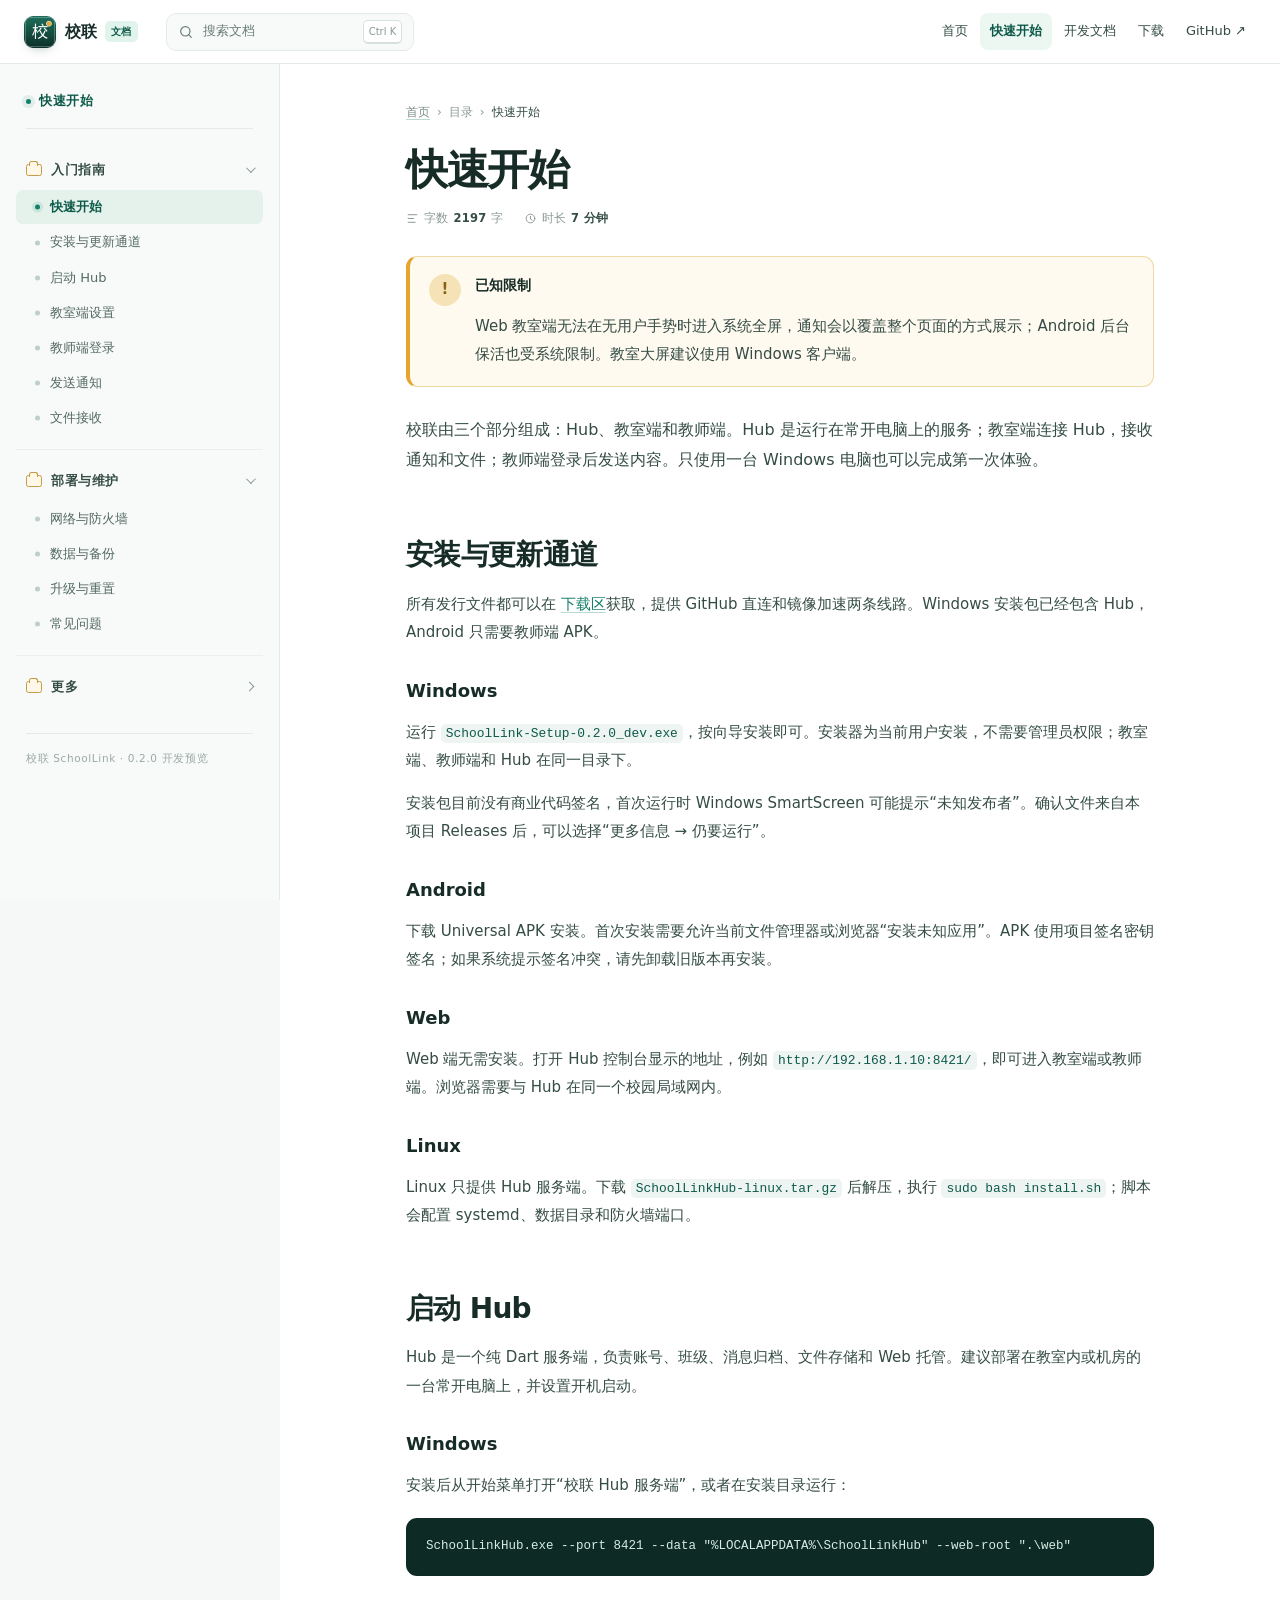
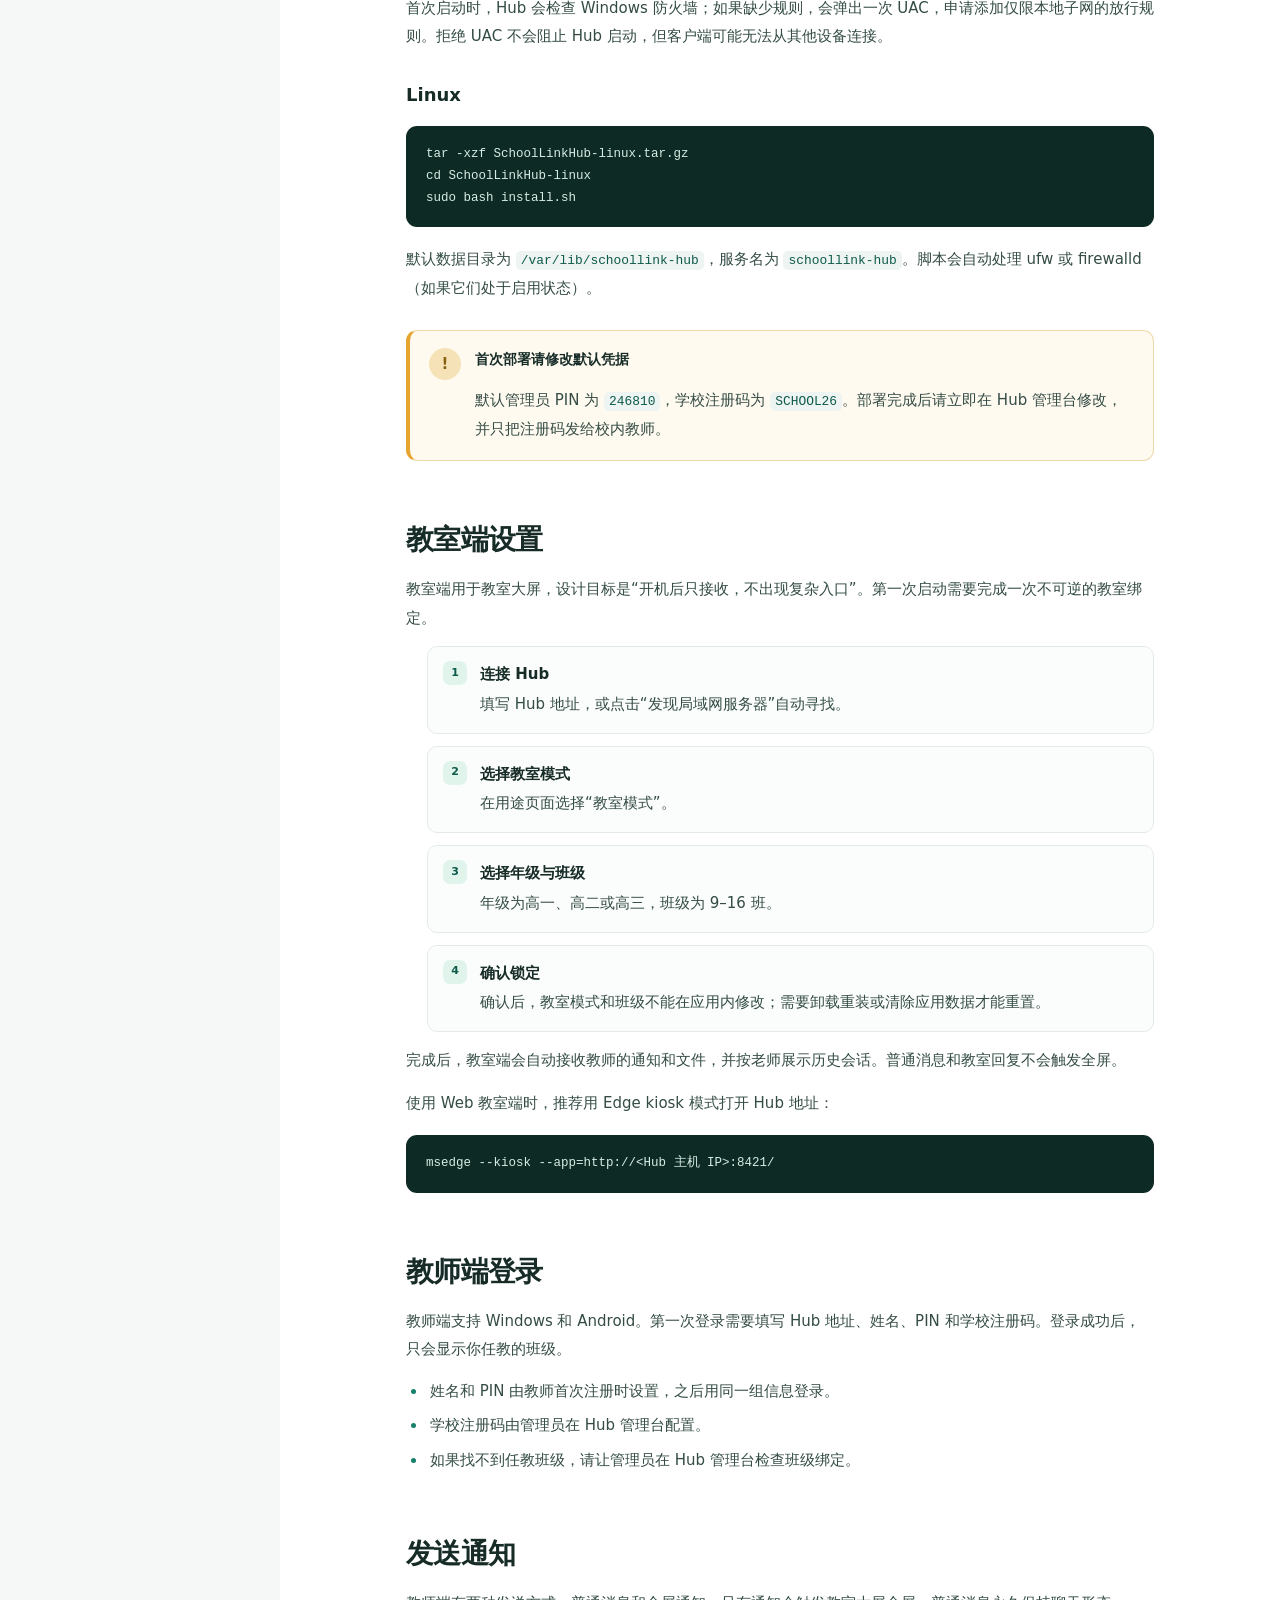
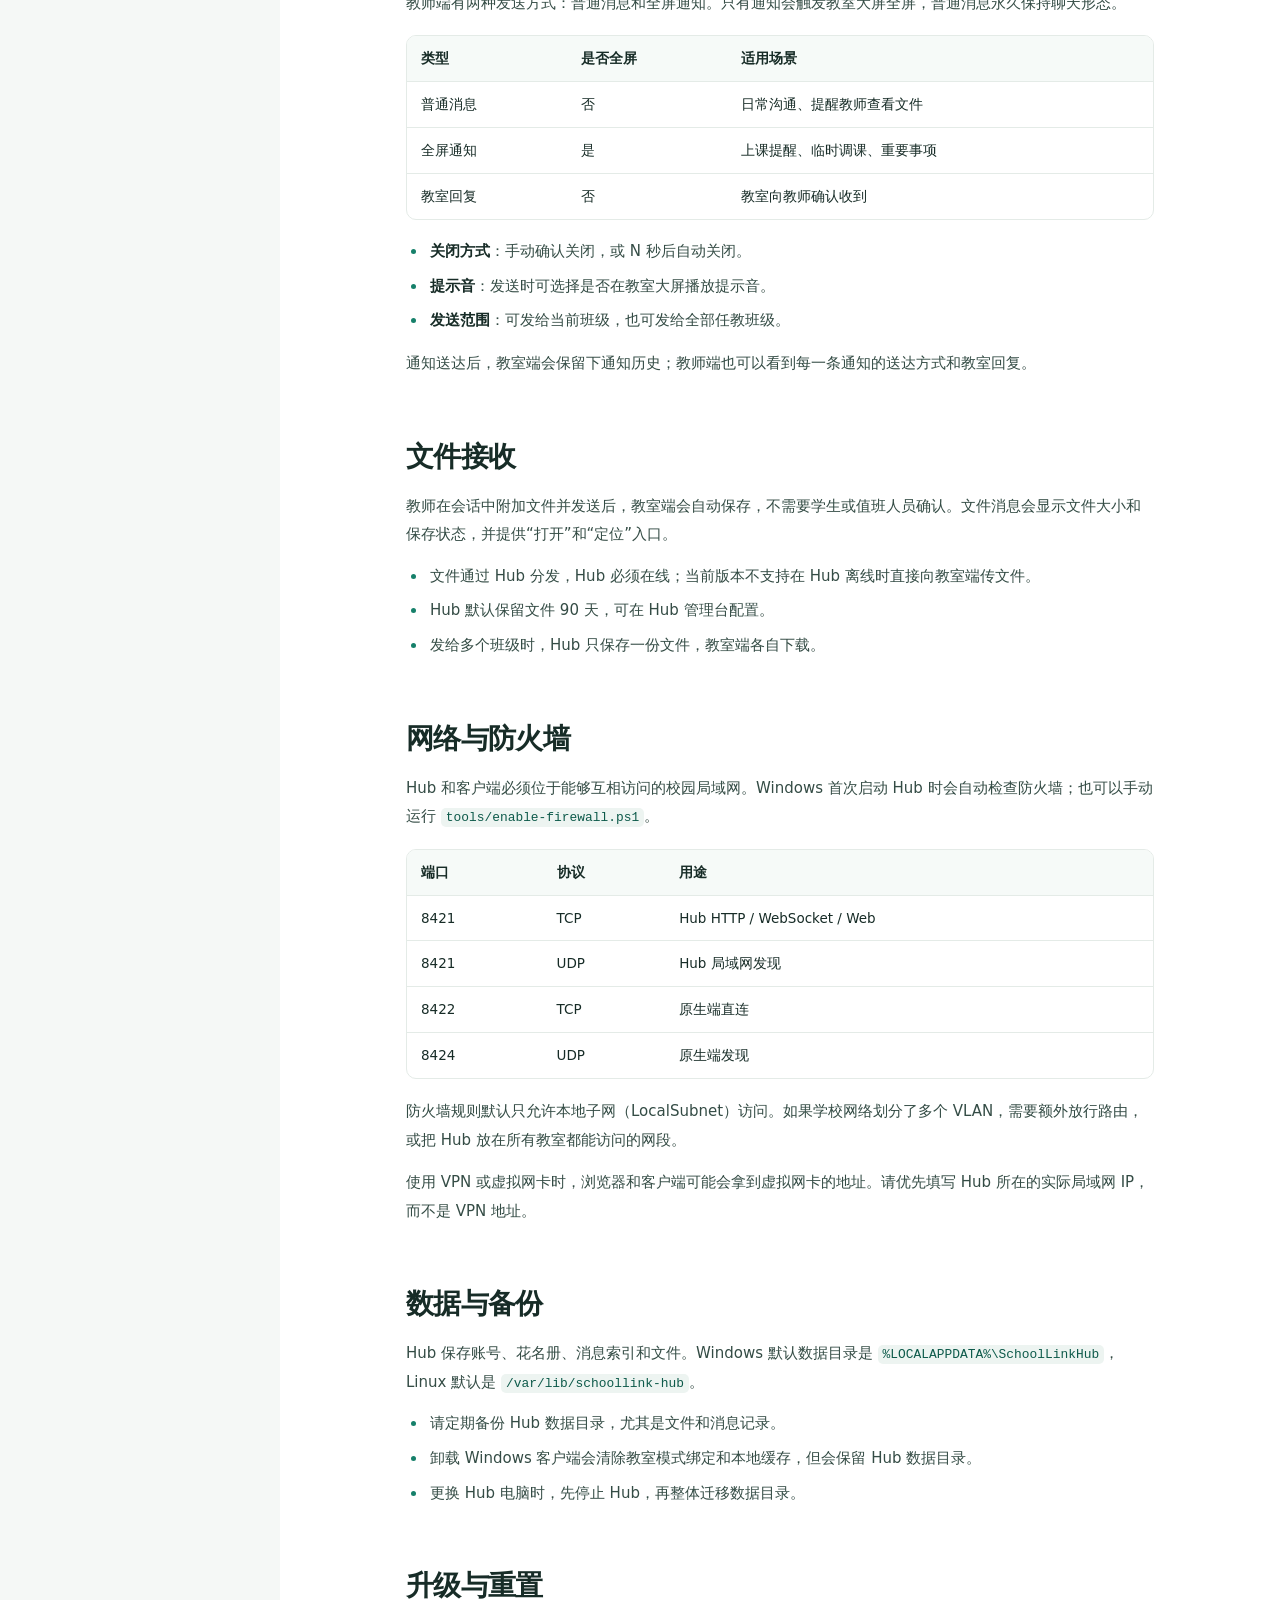
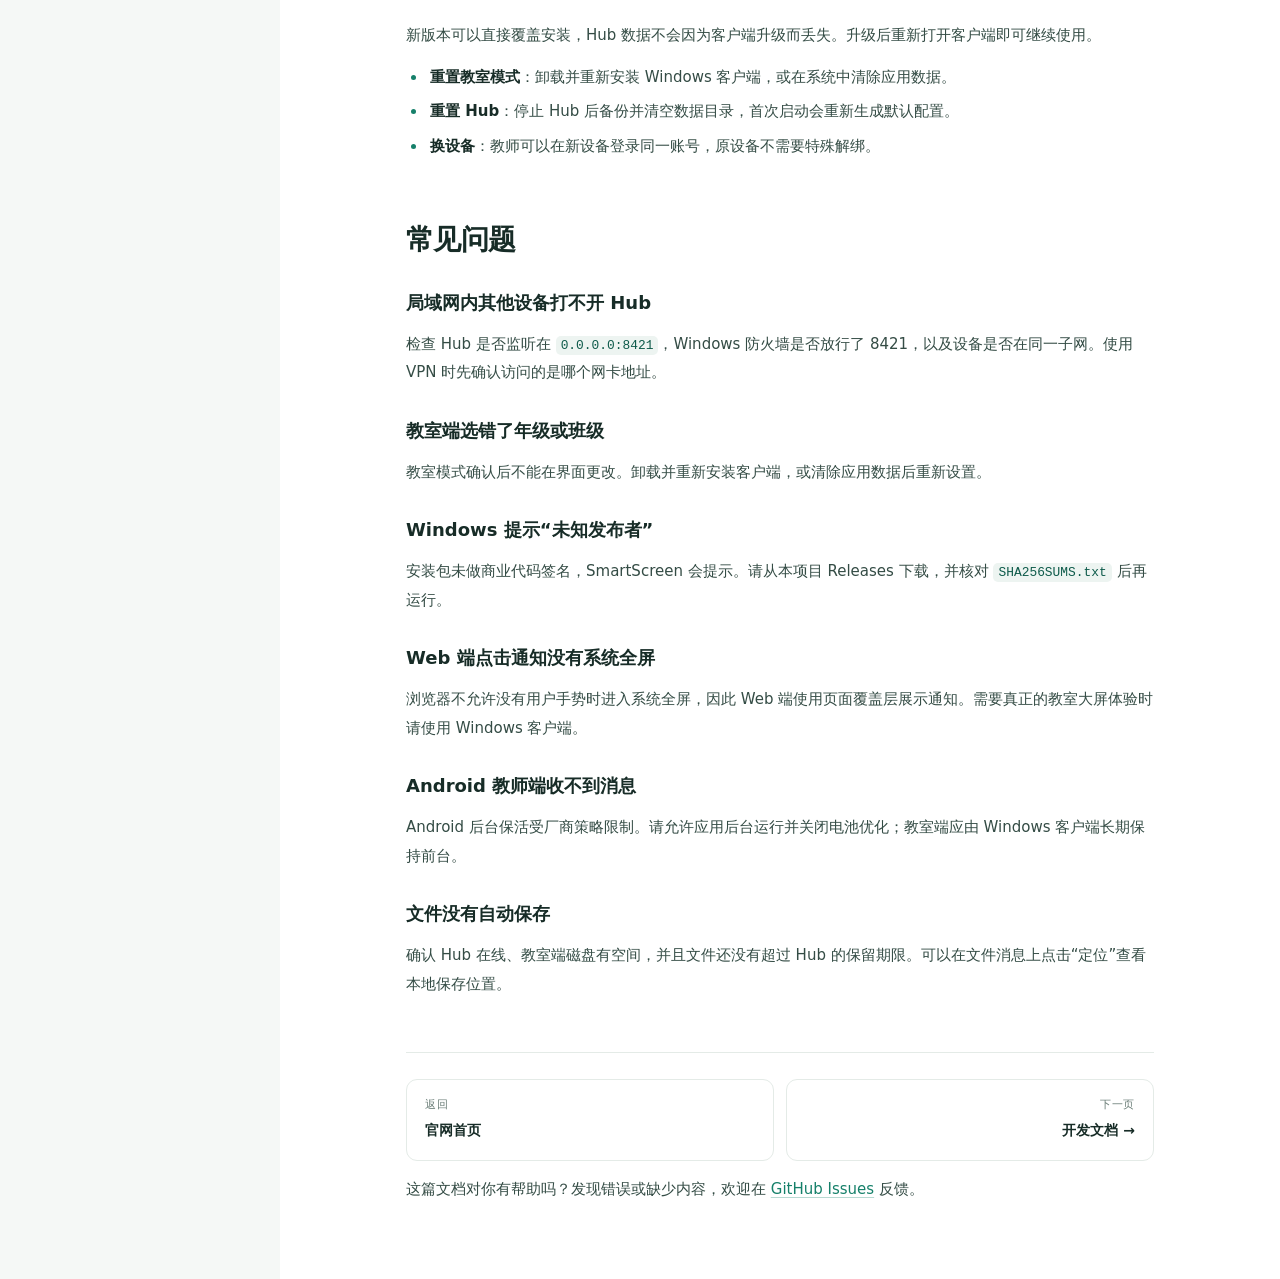
<file: docs/guide.html>
<!DOCTYPE html>
<html lang="zh-CN">
<head>
  <meta charset="utf-8">
  <meta name="viewport" content="width=device-width, initial-scale=1">
  <meta name="color-scheme" content="light">
  <title>快速开始 — 校联 SchoolLink 文档</title>
  <meta name="description" content="校联 SchoolLink 快速开始：安装应用、部署 Hub、设置教室端、登录教师端、发送通知和接收文件。">
  <link rel="canonical" href="https://lihongbo-learn.github.io/SchoolLink/guide.html">
  <link rel="icon" type="image/png" href="assets/favicon.png">
  <meta property="og:type" content="article">
  <meta property="og:title" content="快速开始 — 校联 SchoolLink 文档">
  <meta property="og:description" content="从安装到发送第一条全屏通知。">
  <meta property="og:url" content="https://lihongbo-learn.github.io/SchoolLink/guide.html">
  <meta property="og:image" content="https://lihongbo-learn.github.io/SchoolLink/assets/og-image.png">
  <link rel="stylesheet" href="assets/docs.css">
  <script defer src="assets/docs.js"></script>
</head>
<body>
  <a class="skip-link" href="#main">跳到正文</a>

  <header class="docs-header">
    <div class="docs-header-inner">
      <button class="docs-menu" id="docsMenu" type="button" aria-label="打开文档目录" aria-expanded="false" aria-controls="docsSidebar">
        <svg viewBox="0 0 24 24" aria-hidden="true"><path d="M4 7h16M4 12h16M4 17h16"/></svg>
      </button>

      <a class="docs-brand" href="index.html" aria-label="校联 SchoolLink 首页">
        <img src="assets/app-icon.png" width="32" height="32" alt="">
        <span class="docs-brand-text">校联 <small>文档</small></span>
      </a>

      <button class="docs-search-trigger" type="button" data-open-search aria-label="搜索文档">
        <svg viewBox="0 0 24 24" aria-hidden="true"><circle cx="11" cy="11" r="7"/><path d="m20 20-4-4"/></svg>
        <span>搜索文档</span>
        <kbd>Ctrl K</kbd>
      </button>

      <nav class="docs-topnav" aria-label="文档导航">
        <a href="index.html">首页</a>
        <a href="guide.html" class="active" aria-current="page">快速开始</a>
        <a href="develop.html">开发文档</a>
        <a href="index.html#downloads">下载</a>
        <a href="https://github.com/Lihongbo-Learn/SchoolLink" target="_blank" rel="noopener">GitHub ↗</a>
      </nav>
    </div>
  </header>

  <div class="sidebar-backdrop" id="sidebarBackdrop" hidden></div>

  <div class="docs-shell">
    <aside class="docs-sidebar" id="docsSidebar" aria-label="文档目录">
      <div class="sidebar-inner">
        <a class="sidebar-overview" href="#top">快速开始</a>

        <details class="sidebar-group" open>
          <summary><span class="folder-icon" aria-hidden="true"></span>入门指南<span class="chevron" aria-hidden="true"></span></summary>
          <nav>
            <a class="side-link" href="#top">快速开始</a>
            <a class="side-link" href="#install">安装与更新通道</a>
            <a class="side-link" href="#hub">启动 Hub</a>
            <a class="side-link" href="#classroom">教室端设置</a>
            <a class="side-link" href="#teacher">教师端登录</a>
            <a class="side-link" href="#notice">发送通知</a>
            <a class="side-link" href="#files">文件接收</a>
          </nav>
        </details>

        <details class="sidebar-group" open>
          <summary><span class="folder-icon" aria-hidden="true"></span>部署与维护<span class="chevron" aria-hidden="true"></span></summary>
          <nav>
            <a class="side-link" href="#network">网络与防火墙</a>
            <a class="side-link" href="#data">数据与备份</a>
            <a class="side-link" href="#update">升级与重置</a>
            <a class="side-link" href="#faq">常见问题</a>
          </nav>
        </details>

        <details class="sidebar-group">
          <summary><span class="folder-icon" aria-hidden="true"></span>更多<span class="chevron" aria-hidden="true"></span></summary>
          <nav>
            <a class="side-link" href="develop.html">开发文档</a>
            <a class="side-link" href="index.html#downloads">下载与镜像</a>
            <a class="side-link" href="https://github.com/Lihongbo-Learn/SchoolLink/issues" target="_blank" rel="noopener">问题反馈 ↗</a>
          </nav>
        </details>

        <div class="sidebar-meta">校联 SchoolLink · 0.2.0 开发预览</div>
      </div>
    </aside>

    <main class="docs-main" id="main">
      <article class="docs-article">
        <nav class="breadcrumb" aria-label="面包屑">
          <a href="index.html">首页</a><span aria-hidden="true">›</span>
          <span>目录</span><span aria-hidden="true">›</span>
          <span>快速开始</span>
        </nav>

        <h1 id="top">快速开始</h1>
        <div class="doc-meta">
          <span>
            <svg viewBox="0 0 24 24" aria-hidden="true"><path d="M4 5h16M4 12h10M4 19h13"/></svg>
            字数 <b id="wordCount">1,600</b> 字
          </span>
          <span>
            <svg viewBox="0 0 24 24" aria-hidden="true"><circle cx="12" cy="12" r="8"/><path d="M12 8v5l3 2"/></svg>
            时长 <b id="readTime">5 分钟</b>
          </span>
        </div>

        <div class="doc-callout">
          <span class="callout-icon" aria-hidden="true">!</span>
          <div>
            <strong>已知限制</strong>
            <p>Web 教室端无法在无用户手势时进入系统全屏，通知会以覆盖整个页面的方式展示；Android 后台保活也受系统限制。教室大屏建议使用 Windows 客户端。</p>
          </div>
        </div>

        <p class="lead">校联由三个部分组成：Hub、教室端和教师端。Hub 是运行在常开电脑上的服务；教室端连接 Hub，接收通知和文件；教师端登录后发送内容。只使用一台 Windows 电脑也可以完成第一次体验。</p>

        <h2 id="install">安装与更新通道</h2>
        <p>所有发行文件都可以在 <a href="index.html#downloads">下载区</a>获取，提供 GitHub 直连和镜像加速两条线路。Windows 安装包已经包含 Hub，Android 只需要教师端 APK。</p>

        <h3>Windows</h3>
        <p>运行 <code>SchoolLink-Setup-0.2.0_dev.exe</code>，按向导安装即可。安装器为当前用户安装，不需要管理员权限；教室端、教师端和 Hub 在同一目录下。</p>
        <p>安装包目前没有商业代码签名，首次运行时 Windows SmartScreen 可能提示“未知发布者”。确认文件来自本项目 Releases 后，可以选择“更多信息 → 仍要运行”。</p>

        <h3>Android</h3>
        <p>下载 Universal APK 安装。首次安装需要允许当前文件管理器或浏览器“安装未知应用”。APK 使用项目签名密钥签名；如果系统提示签名冲突，请先卸载旧版本再安装。</p>

        <h3>Web</h3>
        <p>Web 端无需安装。打开 Hub 控制台显示的地址，例如 <code>http://192.168.1.10:8421/</code>，即可进入教室端或教师端。浏览器需要与 Hub 在同一个校园局域网内。</p>

        <h3>Linux</h3>
        <p>Linux 只提供 Hub 服务端。下载 <code>SchoolLinkHub-linux.tar.gz</code> 后解压，执行 <code>sudo bash install.sh</code>；脚本会配置 systemd、数据目录和防火墙端口。</p>

        <h2 id="hub">启动 Hub</h2>
        <p>Hub 是一个纯 Dart 服务端，负责账号、班级、消息归档、文件存储和 Web 托管。建议部署在教室内或机房的一台常开电脑上，并设置开机启动。</p>

        <h3>Windows</h3>
        <p>安装后从开始菜单打开“校联 Hub 服务端”，或者在安装目录运行：</p>
        <pre><code>SchoolLinkHub.exe --port 8421 --data "%LOCALAPPDATA%\SchoolLinkHub" --web-root ".\web"</code></pre>
        <p>首次启动时，Hub 会检查 Windows 防火墙；如果缺少规则，会弹出一次 UAC，申请添加仅限本地子网的放行规则。拒绝 UAC 不会阻止 Hub 启动，但客户端可能无法从其他设备连接。</p>

        <h3>Linux</h3>
        <pre><code>tar -xzf SchoolLinkHub-linux.tar.gz
cd SchoolLinkHub-linux
sudo bash install.sh</code></pre>
        <p>默认数据目录为 <code>/var/lib/schoollink-hub</code>，服务名为 <code>schoollink-hub</code>。脚本会自动处理 ufw 或 firewalld（如果它们处于启用状态）。</p>

        <div class="doc-callout">
          <span class="callout-icon" aria-hidden="true">!</span>
          <div>
            <strong>首次部署请修改默认凭据</strong>
            <p>默认管理员 PIN 为 <code>246810</code>，学校注册码为 <code>SCHOOL26</code>。部署完成后请立即在 Hub 管理台修改，并只把注册码发给校内教师。</p>
          </div>
        </div>

        <h2 id="classroom">教室端设置</h2>
        <p>教室端用于教室大屏，设计目标是“开机后只接收，不出现复杂入口”。第一次启动需要完成一次不可逆的教室绑定。</p>
        <ol class="steps-list">
          <li><strong>连接 Hub</strong>填写 Hub 地址，或点击“发现局域网服务器”自动寻找。</li>
          <li><strong>选择教室模式</strong>在用途页面选择“教室模式”。</li>
          <li><strong>选择年级与班级</strong>年级为高一、高二或高三，班级为 9–16 班。</li>
          <li><strong>确认锁定</strong>确认后，教室模式和班级不能在应用内修改；需要卸载重装或清除应用数据才能重置。</li>
        </ol>
        <p>完成后，教室端会自动接收教师的通知和文件，并按老师展示历史会话。普通消息和教室回复不会触发全屏。</p>
        <p>使用 Web 教室端时，推荐用 Edge kiosk 模式打开 Hub 地址：</p>
        <pre><code>msedge --kiosk --app=http://&lt;Hub 主机 IP&gt;:8421/</code></pre>

        <h2 id="teacher">教师端登录</h2>
        <p>教师端支持 Windows 和 Android。第一次登录需要填写 Hub 地址、姓名、PIN 和学校注册码。登录成功后，只会显示你任教的班级。</p>
        <ul>
          <li>姓名和 PIN 由教师首次注册时设置，之后用同一组信息登录。</li>
          <li>学校注册码由管理员在 Hub 管理台配置。</li>
          <li>如果找不到任教班级，请让管理员在 Hub 管理台检查班级绑定。</li>
        </ul>

        <h2 id="notice">发送通知</h2>
        <p>教师端有两种发送方式：普通消息和全屏通知。只有通知会触发教室大屏全屏，普通消息永久保持聊天形态。</p>
        <div class="table-wrap">
          <table>
            <thead><tr><th>类型</th><th>是否全屏</th><th>适用场景</th></tr></thead>
            <tbody>
              <tr><td>普通消息</td><td>否</td><td>日常沟通、提醒教师查看文件</td></tr>
              <tr><td>全屏通知</td><td>是</td><td>上课提醒、临时调课、重要事项</td></tr>
              <tr><td>教室回复</td><td>否</td><td>教室向教师确认收到</td></tr>
            </tbody>
          </table>
        </div>
        <ul>
          <li><strong>关闭方式</strong>：手动确认关闭，或 N 秒后自动关闭。</li>
          <li><strong>提示音</strong>：发送时可选择是否在教室大屏播放提示音。</li>
          <li><strong>发送范围</strong>：可发给当前班级，也可发给全部任教班级。</li>
        </ul>
        <p>通知送达后，教室端会保留下通知历史；教师端也可以看到每一条通知的送达方式和教室回复。</p>

        <h2 id="files">文件接收</h2>
        <p>教师在会话中附加文件并发送后，教室端会自动保存，不需要学生或值班人员确认。文件消息会显示文件大小和保存状态，并提供“打开”和“定位”入口。</p>
        <ul>
          <li>文件通过 Hub 分发，Hub 必须在线；当前版本不支持在 Hub 离线时直接向教室端传文件。</li>
          <li>Hub 默认保留文件 90 天，可在 Hub 管理台配置。</li>
          <li>发给多个班级时，Hub 只保存一份文件，教室端各自下载。</li>
        </ul>

        <h2 id="network">网络与防火墙</h2>
        <p>Hub 和客户端必须位于能够互相访问的校园局域网。Windows 首次启动 Hub 时会自动检查防火墙；也可以手动运行 <code>tools/enable-firewall.ps1</code>。</p>
        <div class="table-wrap">
          <table>
            <thead><tr><th>端口</th><th>协议</th><th>用途</th></tr></thead>
            <tbody>
              <tr><td>8421</td><td>TCP</td><td>Hub HTTP / WebSocket / Web</td></tr>
              <tr><td>8421</td><td>UDP</td><td>Hub 局域网发现</td></tr>
              <tr><td>8422</td><td>TCP</td><td>原生端直连</td></tr>
              <tr><td>8424</td><td>UDP</td><td>原生端发现</td></tr>
            </tbody>
          </table>
        </div>
        <p>防火墙规则默认只允许本地子网（LocalSubnet）访问。如果学校网络划分了多个 VLAN，需要额外放行路由，或把 Hub 放在所有教室都能访问的网段。</p>
        <p>使用 VPN 或虚拟网卡时，浏览器和客户端可能会拿到虚拟网卡的地址。请优先填写 Hub 所在的实际局域网 IP，而不是 VPN 地址。</p>

        <h2 id="data">数据与备份</h2>
        <p>Hub 保存账号、花名册、消息索引和文件。Windows 默认数据目录是 <code>%LOCALAPPDATA%\SchoolLinkHub</code>，Linux 默认是 <code>/var/lib/schoollink-hub</code>。</p>
        <ul>
          <li>请定期备份 Hub 数据目录，尤其是文件和消息记录。</li>
          <li>卸载 Windows 客户端会清除教室模式绑定和本地缓存，但会保留 Hub 数据目录。</li>
          <li>更换 Hub 电脑时，先停止 Hub，再整体迁移数据目录。</li>
        </ul>

        <h2 id="update">升级与重置</h2>
        <p>新版本可以直接覆盖安装，Hub 数据不会因为客户端升级而丢失。升级后重新打开客户端即可继续使用。</p>
        <ul>
          <li><strong>重置教室模式</strong>：卸载并重新安装 Windows 客户端，或在系统中清除应用数据。</li>
          <li><strong>重置 Hub</strong>：停止 Hub 后备份并清空数据目录，首次启动会重新生成默认配置。</li>
          <li><strong>换设备</strong>：教师可以在新设备登录同一账号，原设备不需要特殊解绑。</li>
        </ul>

        <h2 id="faq">常见问题</h2>
        <h3>局域网内其他设备打不开 Hub</h3>
        <p>检查 Hub 是否监听在 <code>0.0.0.0:8421</code>，Windows 防火墙是否放行了 8421，以及设备是否在同一子网。使用 VPN 时先确认访问的是哪个网卡地址。</p>
        <h3>教室端选错了年级或班级</h3>
        <p>教室模式确认后不能在界面更改。卸载并重新安装客户端，或清除应用数据后重新设置。</p>
        <h3>Windows 提示“未知发布者”</h3>
        <p>安装包未做商业代码签名，SmartScreen 会提示。请从本项目 Releases 下载，并核对 <code>SHA256SUMS.txt</code> 后再运行。</p>
        <h3>Web 端点击通知没有系统全屏</h3>
        <p>浏览器不允许没有用户手势时进入系统全屏，因此 Web 端使用页面覆盖层展示通知。需要真正的教室大屏体验时请使用 Windows 客户端。</p>
        <h3>Android 教师端收不到消息</h3>
        <p>Android 后台保活受厂商策略限制。请允许应用后台运行并关闭电池优化；教室端应由 Windows 客户端长期保持前台。</p>
        <h3>文件没有自动保存</h3>
        <p>确认 Hub 在线、教室端磁盘有空间，并且文件还没有超过 Hub 的保留期限。可以在文件消息上点击“定位”查看本地保存位置。</p>

        <nav class="doc-pager" aria-label="翻页">
          <a href="index.html">
            <small>返回</small>
            <strong>官网首页</strong>
          </a>
          <a class="next" href="develop.html">
            <small>下一页</small>
            <strong>开发文档 →</strong>
          </a>
        </nav>

        <p class="doc-feedback">这篇文档对你有帮助吗？发现错误或缺少内容，欢迎在 <a href="https://github.com/Lihongbo-Learn/SchoolLink/issues" target="_blank" rel="noopener">GitHub Issues</a> 反馈。</p>
      </article>
    </main>
  </div>

  <div class="search-modal" id="searchModal" hidden>
    <div class="search-backdrop" data-close-search></div>
    <div class="search-panel" role="dialog" aria-modal="true" aria-label="搜索文档">
      <div class="search-field">
        <svg viewBox="0 0 24 24" aria-hidden="true"><circle cx="11" cy="11" r="7"/><path d="m20 20-4-4"/></svg>
        <input id="searchInput" type="search" placeholder="搜索文档…" autocomplete="off" aria-label="搜索文档">
        <kbd>Esc</kbd>
      </div>
      <div class="search-results" id="searchResults"></div>
      <div class="search-hint"><span>↑↓ 选择</span><span>↵ 打开</span><span>Esc 关闭</span></div>
    </div>
  </div>
</body>
</html>
</file>
<file: docs/styles.css>
:root {
  --bg: #f7faf8;
  --surface: #ffffff;
  --surface-soft: #eef7f2;
  --ink: #102a24;
  --ink-soft: #304a43;
  --muted: #627a73;
  --line: rgba(16, 42, 36, 0.1);
  --green: #0d4f43;
  --green-deep: #092f28;
  --green-bright: #16806a;
  --mint: #dff3eb;
  --amber: #f4b64a;
  --shadow-sm: 0 10px 30px -18px rgba(9, 47, 40, 0.28);
  --shadow-md: 0 30px 70px -30px rgba(9, 47, 40, 0.32);
  --shadow-lg: 0 45px 100px -40px rgba(9, 47, 40, 0.38);
  --radius: 20px;
  --max: 1160px;
  --font: "Noto Sans SC", "PingFang SC", "Microsoft YaHei", "Hiragino Sans GB", system-ui, -apple-system, "Segoe UI", sans-serif;
  --ease: cubic-bezier(0.22, 0.75, 0.25, 1);
}

* {
  box-sizing: border-box;
}

html {
  scroll-behavior: smooth;
  scroll-padding-top: 90px;
}

body {
  margin: 0;
  color: var(--ink);
  background: var(--bg);
  font-family: var(--font);
  font-size: 16px;
  line-height: 1.65;
  -webkit-font-smoothing: antialiased;
  text-rendering: optimizeLegibility;
}

body.nav-open {
  overflow: hidden;
}

img {
  max-width: 100%;
  height: auto;
}

a {
  color: var(--green-bright);
  text-decoration: none;
}

button,
a {
  -webkit-tap-highlight-color: transparent;
}

button {
  font: inherit;
}

:focus-visible {
  outline: 3px solid rgba(22, 128, 106, 0.45);
  outline-offset: 3px;
  border-radius: 6px;
}

.container {
  width: min(var(--max), calc(100% - 48px));
  margin: 0 auto;
}

.skip-link {
  position: fixed;
  top: 12px;
  left: 12px;
  z-index: 100;
  padding: 10px 16px;
  border-radius: 10px;
  background: var(--green);
  color: #fff;
  transform: translateY(-160%);
  transition: transform 0.2s ease;
}

.skip-link:focus {
  transform: translateY(0);
}

/* Header */
.site-header {
  position: sticky;
  top: 0;
  z-index: 50;
  background: rgba(247, 250, 248, 0.78);
  border-bottom: 1px solid transparent;
  backdrop-filter: blur(18px) saturate(150%);
  -webkit-backdrop-filter: blur(18px) saturate(150%);
  transition: border-color 0.25s ease, box-shadow 0.25s ease, background 0.25s ease;
}

.site-header.is-scrolled {
  background: rgba(250, 252, 251, 0.9);
  border-bottom-color: var(--line);
  box-shadow: 0 12px 30px -26px rgba(9, 47, 40, 0.35);
}

.header-inner {
  display: flex;
  align-items: center;
  gap: 28px;
  min-height: 72px;
}

.brand {
  display: inline-flex;
  align-items: center;
  gap: 10px;
  flex: 0 0 auto;
  color: var(--ink);
}

.brand img {
  border-radius: 11px;
  box-shadow: 0 6px 16px -8px rgba(9, 47, 40, 0.45);
}

.brand-text {
  display: flex;
  flex-direction: column;
  line-height: 1.05;
}

.brand-text strong {
  font-size: 17px;
  letter-spacing: 0.08em;
}

.brand-text span {
  margin-top: 4px;
  color: var(--muted);
  font-size: 10px;
  font-weight: 600;
  letter-spacing: 0.18em;
  text-transform: uppercase;
}

.nav {
  display: flex;
  align-items: center;
  gap: 6px;
  margin-left: auto;
}

.nav a {
  padding: 8px 13px;
  border-radius: 10px;
  color: var(--ink-soft);
  font-size: 14px;
  font-weight: 500;
  transition: color 0.2s ease, background 0.2s ease;
}

.nav a:hover {
  color: var(--green);
  background: rgba(13, 79, 67, 0.06);
}

.nav .nav-github {
  display: inline-flex;
  align-items: center;
  gap: 5px;
  color: var(--green);
}

.header-actions {
  display: flex;
  align-items: center;
  gap: 10px;
}

.nav-toggle {
  display: none;
  width: 42px;
  height: 42px;
  padding: 0;
  border: 1px solid var(--line);
  border-radius: 12px;
  background: #fff;
  cursor: pointer;
}

.nav-toggle span {
  display: block;
  width: 18px;
  height: 2px;
  margin: 4px auto;
  border-radius: 2px;
  background: var(--ink);
  transition: transform 0.25s ease, opacity 0.2s ease;
}

.nav-toggle[aria-expanded="true"] span:nth-child(1) {
  transform: translateY(6px) rotate(45deg);
}

.nav-toggle[aria-expanded="true"] span:nth-child(2) {
  opacity: 0;
}

.nav-toggle[aria-expanded="true"] span:nth-child(3) {
  transform: translateY(-6px) rotate(-45deg);
}

/* Buttons */
.button {
  display: inline-flex;
  align-items: center;
  justify-content: center;
  gap: 8px;
  min-height: 48px;
  padding: 0 20px;
  border: 1px solid transparent;
  border-radius: 13px;
  font-size: 15px;
  font-weight: 600;
  line-height: 1;
  letter-spacing: 0.01em;
  white-space: nowrap;
  cursor: pointer;
  transition: transform 0.2s var(--ease), box-shadow 0.2s var(--ease), background 0.2s ease, border-color 0.2s ease, color 0.2s ease;
}

.button:hover {
  transform: translateY(-2px);
}

.button .icon {
  width: 17px;
  height: 17px;
  fill: none;
  stroke: currentColor;
  stroke-width: 1.9;
  stroke-linecap: round;
  stroke-linejoin: round;
}

.button-primary {
  background: var(--green);
  color: #fff;
  box-shadow: 0 14px 30px -16px rgba(13, 79, 67, 0.65);
}

.button-primary:hover {
  background: var(--green-deep);
  box-shadow: 0 18px 34px -16px rgba(13, 79, 67, 0.7);
}

.button-soft {
  border-color: rgba(13, 79, 67, 0.16);
  background: #fff;
  color: var(--green);
  box-shadow: 0 8px 20px -18px rgba(9, 47, 40, 0.4);
}

.button-soft:hover {
  border-color: rgba(13, 79, 67, 0.3);
  background: #f2faf6;
}

.button-ghost {
  color: var(--ink-soft);
  background: transparent;
}

.button-ghost:hover {
  background: rgba(13, 79, 67, 0.06);
  color: var(--green);
}

.button-small {
  min-height: 40px;
  padding: 0 16px;
  border-radius: 11px;
  font-size: 14px;
}

.button-light {
  background: #fff;
  color: var(--green-deep);
}

.button-light:hover {
  background: var(--mint);
}

/* Hero */
.hero {
  position: relative;
  padding: 86px 0 84px;
  overflow: hidden;
}

.hero-bg {
  position: absolute;
  inset: 0;
  pointer-events: none;
}

.orb {
  position: absolute;
  border-radius: 50%;
  filter: blur(8px);
  opacity: 0.75;
}

.orb-a {
  top: -160px;
  right: -80px;
  width: 620px;
  height: 620px;
  background: radial-gradient(circle at 40% 40%, rgba(151, 224, 204, 0.45), rgba(151, 224, 204, 0) 68%);
}

.orb-b {
  bottom: -220px;
  left: -160px;
  width: 660px;
  height: 660px;
  background: radial-gradient(circle at 55% 45%, rgba(247, 210, 141, 0.28), rgba(247, 210, 141, 0) 70%);
}

.grid-fade {
  position: absolute;
  inset: 0;
  background-image:
    linear-gradient(rgba(13, 79, 67, 0.035) 1px, transparent 1px),
    linear-gradient(90deg, rgba(13, 79, 67, 0.035) 1px, transparent 1px);
  background-size: 64px 64px;
  mask-image: linear-gradient(to bottom, rgba(0, 0, 0, 0.65), transparent 78%);
  -webkit-mask-image: linear-gradient(to bottom, rgba(0, 0, 0, 0.65), transparent 78%);
}

.hero-grid {
  position: relative;
  display: grid;
  grid-template-columns: minmax(0, 1.02fr) minmax(0, 0.98fr);
  gap: 58px;
  align-items: center;
}

.eyebrow {
  display: inline-flex;
  align-items: center;
  gap: 8px;
  padding: 7px 13px;
  border: 1px solid rgba(13, 79, 67, 0.12);
  border-radius: 99px;
  background: rgba(255, 255, 255, 0.68);
  color: var(--green);
  font-size: 12px;
  font-weight: 600;
  letter-spacing: 0.08em;
}

.pulse {
  width: 7px;
  height: 7px;
  border-radius: 50%;
  background: #24a67f;
  box-shadow: 0 0 0 4px rgba(36, 166, 127, 0.14);
}

.hero h1 {
  margin: 24px 0 0;
  font-size: clamp(42px, 5.6vw, 72px);
  font-weight: 800;
  line-height: 1.08;
  letter-spacing: -0.048em;
}

.mark {
  position: relative;
  display: inline-block;
  z-index: 0;
}

.mark::after {
  content: "";
  position: absolute;
  z-index: -1;
  left: -0.03em;
  right: -0.03em;
  bottom: 0.06em;
  height: 0.2em;
  border-radius: 99px;
  background: linear-gradient(90deg, #a7e5d3 0%, #d8efb8 58%, #f7d489 100%);
  transform: rotate(-1.1deg);
}

.lede {
  max-width: 590px;
  margin: 24px 0 0;
  color: var(--muted);
  font-size: 17px;
  line-height: 1.85;
}

.hero-actions {
  display: flex;
  flex-wrap: wrap;
  gap: 10px;
  margin-top: 32px;
}

.hero-meta {
  display: flex;
  flex-wrap: wrap;
  gap: 8px 22px;
  margin: 28px 0 0;
  padding: 0;
  list-style: none;
  color: var(--muted);
  font-size: 12px;
  font-weight: 500;
  letter-spacing: 0.06em;
}

.hero-meta li {
  display: inline-flex;
  align-items: center;
  gap: 8px;
}

.hero-meta li::before {
  content: "";
  width: 4px;
  height: 4px;
  border-radius: 50%;
  background: #8ab5a9;
}

/* Hero visual */
.hero-visual {
  position: relative;
  display: flex;
  align-items: center;
  justify-content: center;
  padding: 18px 0;
}

.logo-stage {
  position: relative;
  display: grid;
  width: min(100%, 500px);
  aspect-ratio: 1 / 1;
  place-items: center;
}

.halo {
  position: absolute;
  width: 72%;
  aspect-ratio: 1 / 1;
  border-radius: 50%;
  background: radial-gradient(circle, rgba(125, 216, 189, 0.5), rgba(125, 216, 189, 0) 68%);
  filter: blur(10px);
}

.ring {
  position: absolute;
  border: 1px solid rgba(13, 79, 67, 0.11);
  border-radius: 50%;
}

.ring-1 {
  width: 68%;
  aspect-ratio: 1 / 1;
}

.ring-2 {
  width: 94%;
  aspect-ratio: 1 / 1;
  border-style: dashed;
  border-color: rgba(13, 79, 67, 0.08);
  animation: spin 46s linear infinite;
}

@keyframes spin {
  to { transform: rotate(360deg); }
}

.logo-tile {
  position: relative;
  z-index: 2;
  display: grid;
  width: 49%;
  aspect-ratio: 1 / 1;
  padding: 14px;
  place-items: center;
  border: 1px solid rgba(13, 79, 67, 0.08);
  border-radius: 29%;
  background: rgba(255, 255, 255, 0.82);
  box-shadow: var(--shadow-lg);
  transform: rotate(-3deg);
  backdrop-filter: blur(10px);
  -webkit-backdrop-filter: blur(10px);
  transition: transform 0.5s var(--ease);
}

.logo-stage:hover .logo-tile {
  transform: rotate(0deg) scale(1.02);
}

.logo-tile img {
  display: block;
  width: 100%;
  height: 100%;
  border-radius: 23%;
}

.orbit-chip {
  position: absolute;
  z-index: 3;
  display: flex;
  align-items: center;
  gap: 10px;
  padding: 11px 14px;
  border: 1px solid rgba(13, 79, 67, 0.1);
  border-radius: 14px;
  background: rgba(255, 255, 255, 0.9);
  box-shadow: 0 22px 50px -26px rgba(9, 47, 40, 0.4);
  backdrop-filter: blur(14px);
  -webkit-backdrop-filter: blur(14px);
}

.orbit-chip strong,
.orbit-chip small {
  display: block;
}

.orbit-chip strong {
  color: var(--ink);
  font-size: 12px;
  font-weight: 700;
}

.orbit-chip small {
  margin-top: 2px;
  color: var(--muted);
  font-size: 10px;
}

.chip-icon {
  display: inline-grid;
  width: 33px;
  height: 33px;
  flex: 0 0 auto;
  place-items: center;
  border-radius: 10px;
}

.chip-icon svg {
  width: 17px;
  height: 17px;
  fill: none;
  stroke: currentColor;
  stroke-width: 1.8;
  stroke-linecap: round;
  stroke-linejoin: round;
}

.chip-notice {
  top: 12%;
  right: 1%;
  animation: float 7s ease-in-out infinite;
}

.chip-file {
  bottom: 16%;
  left: 0;
  animation: float 8s ease-in-out 0.7s infinite;
}

.chip-platform {
  right: 12%;
  bottom: 4%;
  padding: 8px 13px;
  border-radius: 99px;
  color: var(--ink-soft);
  font-size: 10.5px;
  font-weight: 600;
  letter-spacing: 0.04em;
}

.chip-dot {
  width: 7px;
  height: 7px;
  border-radius: 50%;
  background: #24a67f;
  box-shadow: 0 0 0 4px rgba(36, 166, 127, 0.13);
}

@keyframes float {
  0%, 100% { transform: translateY(0); }
  50% { transform: translateY(-9px); }
}

/* Strip */
.strip {
  border-top: 1px solid var(--line);
  border-bottom: 1px solid var(--line);
  background: rgba(255, 255, 255, 0.55);
}

.strip-inner {
  display: flex;
  align-items: center;
  justify-content: space-between;
  gap: 24px;
  padding: 20px 0;
}

.strip p {
  margin: 0;
  color: var(--ink-soft);
  font-size: 13px;
  font-weight: 600;
  letter-spacing: 0.04em;
}

.strip ul {
  display: flex;
  flex-wrap: wrap;
  gap: 10px 26px;
  margin: 0;
  padding: 0;
  list-style: none;
  color: var(--muted);
  font-size: 12px;
}

.strip li {
  display: inline-flex;
  align-items: center;
  gap: 7px;
}

.strip li::before {
  content: "✓";
  display: inline-grid;
  width: 16px;
  height: 16px;
  place-items: center;
  border-radius: 50%;
  background: var(--mint);
  color: var(--green);
  font-size: 10px;
  font-weight: 800;
}

/* Sections */
.section {
  padding: 96px 0;
}

.section-soft {
  border-top: 1px solid var(--line);
  border-bottom: 1px solid var(--line);
  background:
    radial-gradient(ellipse at 12% 0%, rgba(190, 235, 220, 0.35), transparent 55%),
    linear-gradient(180deg, #f2f9f5, #f8fbf9);
}

.section-head {
  max-width: 700px;
  margin-bottom: 42px;
}

.section-kicker {
  display: inline-flex;
  align-items: center;
  gap: 8px;
  color: var(--green-bright);
  font-size: 12px;
  font-weight: 700;
  letter-spacing: 0.14em;
  text-transform: uppercase;
}

.section-kicker::before {
  content: "";
  width: 18px;
  height: 2px;
  border-radius: 2px;
  background: var(--green-bright);
}

.section h2 {
  margin: 14px 0 0;
  font-size: clamp(30px, 3.6vw, 44px);
  font-weight: 800;
  line-height: 1.2;
  letter-spacing: -0.035em;
}

.section-head p {
  max-width: 640px;
  margin: 16px 0 0;
  color: var(--muted);
  font-size: 15px;
  line-height: 1.8;
}

/* Feature grid */
.feature-grid {
  display: grid;
  grid-template-columns: repeat(3, minmax(0, 1fr));
  gap: 16px;
}

.feature-card {
  padding: 28px;
  border: 1px solid var(--line);
  border-radius: var(--radius);
  background: var(--surface);
  box-shadow: var(--shadow-sm);
  transition: transform 0.3s var(--ease), box-shadow 0.3s var(--ease), border-color 0.3s ease;
}

.feature-card:hover {
  transform: translateY(-4px);
  border-color: rgba(13, 79, 67, 0.18);
  box-shadow: var(--shadow-md);
}

.feature-icon {
  display: inline-grid;
  width: 46px;
  height: 46px;
  place-items: center;
  border-radius: 14px;
  background: var(--surface-soft);
  color: var(--green);
}

.feature-icon svg {
  width: 22px;
  height: 22px;
  fill: none;
  stroke: currentColor;
  stroke-width: 1.8;
  stroke-linecap: round;
  stroke-linejoin: round;
}

.feature-card h3 {
  margin: 20px 0 0;
  font-size: 17px;
  font-weight: 700;
  letter-spacing: -0.01em;
}

.feature-card p {
  margin: 8px 0 0;
  color: var(--muted);
  font-size: 13.5px;
  line-height: 1.75;
}

/* Tones */
.tone-amber { background: #fff3d9; color: #a56d0d; }
.tone-green { background: #e1f4eb; color: #0b6b52; }
.tone-blue { background: #e6f1fb; color: #25699f; }
.tone-rose { background: #fbe9e6; color: #ad5448; }
.tone-slate { background: #eef2f1; color: #405a54; }
.tone-indigo { background: #ececfb; color: #5750a5; }

/* Modes */
.modes-grid {
  display: grid;
  grid-template-columns: repeat(2, minmax(0, 1fr));
  gap: 18px;
}

.mode-card {
  position: relative;
  display: flex;
  min-height: 390px;
  flex-direction: column;
  overflow: hidden;
  padding: 32px;
  border: 1px solid var(--line);
  border-radius: 26px;
  background: #fff;
  box-shadow: var(--shadow-sm);
}

.mode-body {
  position: relative;
  z-index: 1;
}

.mode-card-dark {
  border-color: transparent;
  background:
    radial-gradient(ellipse at 90% 0%, rgba(51, 143, 119, 0.42), transparent 55%),
    linear-gradient(155deg, #123f35, #082d25);
  color: #fff;
}

.badge {
  display: inline-flex;
  padding: 5px 10px;
  border-radius: 99px;
  font-size: 11px;
  font-weight: 700;
  letter-spacing: 0.08em;
}

.badge-green {
  background: var(--mint);
  color: var(--green);
}

.badge-light {
  background: rgba(255, 255, 255, 0.12);
  color: #c9eee2;
}

.mode-body h3 {
  margin: 17px 0 0;
  font-size: clamp(22px, 2.2vw, 28px);
  font-weight: 800;
  line-height: 1.3;
  letter-spacing: -0.025em;
}

.check-list {
  display: grid;
  gap: 9px;
  margin: 17px 0 0;
  padding: 0;
  list-style: none;
  color: var(--muted);
  font-size: 13.5px;
}

.mode-card-dark .check-list {
  color: rgba(235, 250, 245, 0.7);
}

.check-list li {
  display: flex;
  align-items: flex-start;
  gap: 9px;
}

.check-list li::before {
  content: "✓";
  display: inline-grid;
  width: 17px;
  height: 17px;
  flex: 0 0 auto;
  place-items: center;
  margin-top: 2px;
  border-radius: 50%;
  background: var(--mint);
  color: var(--green);
  font-size: 10px;
  font-weight: 800;
}

.mode-card-dark .check-list li::before {
  background: rgba(169, 232, 211, 0.16);
  color: #b9ecda;
}

.mode-glyph {
  position: absolute;
  right: -24px;
  bottom: -26px;
  width: 230px;
  height: 230px;
  color: var(--green);
  opacity: 0.055;
  pointer-events: none;
}

.mode-glyph svg {
  width: 100%;
  height: 100%;
  fill: none;
  stroke: currentColor;
  stroke-width: 1;
  stroke-linecap: round;
  stroke-linejoin: round;
}

.mode-card-dark .mode-glyph {
  color: #fff;
  opacity: 0.09;
}

.mode-note {
  position: relative;
  z-index: 1;
  display: flex;
  justify-content: space-between;
  gap: 12px;
  margin-top: auto;
  padding-top: 20px;
  border-top: 1px solid var(--line);
  color: var(--muted);
  font-size: 10px;
  font-weight: 600;
  letter-spacing: 0.1em;
  text-transform: uppercase;
}

.mode-card-dark .mode-note {
  border-top-color: rgba(255, 255, 255, 0.1);
  color: rgba(235, 250, 245, 0.42);
}

/* Downloads */
.download-grid {
  display: grid;
  grid-template-columns: repeat(3, minmax(0, 1fr));
  gap: 15px;
}

.download-card {
  display: flex;
  min-height: 300px;
  flex-direction: column;
  padding: 25px;
  border: 1px solid var(--line);
  border-radius: var(--radius);
  background: var(--surface);
  box-shadow: var(--shadow-sm);
  transition: transform 0.3s var(--ease), box-shadow 0.3s var(--ease);
}

.download-card:hover {
  transform: translateY(-4px);
  box-shadow: var(--shadow-md);
}

.download-card-primary {
  border-color: transparent;
  background:
    radial-gradient(ellipse at 85% 0%, rgba(66, 158, 133, 0.45), transparent 57%),
    linear-gradient(155deg, #123f35, #082d25);
  color: #fff;
}

.download-icon {
  display: inline-grid;
  width: 45px;
  height: 45px;
  place-items: center;
  border-radius: 13px;
  background: #eef4f2;
  color: var(--green);
}

.download-card-primary .download-icon {
  background: rgba(255, 255, 255, 0.13);
  color: #d8f5e9;
}

.download-icon svg {
  width: 22px;
  height: 22px;
  fill: none;
  stroke: currentColor;
  stroke-width: 1.7;
  stroke-linecap: round;
  stroke-linejoin: round;
}

.download-card h3 {
  margin: 19px 0 0;
  font-size: 18px;
  font-weight: 800;
}

.download-card p {
  margin: 5px 0 0;
  color: var(--muted);
  font-size: 12.5px;
  line-height: 1.6;
}

.download-card-primary p {
  color: rgba(235, 250, 245, 0.7);
}

.file-meta {
  display: block;
  margin-top: 14px;
  color: var(--muted);
  font-size: 10.5px;
  letter-spacing: 0.03em;
}

.download-card-primary .file-meta {
  color: rgba(235, 250, 245, 0.56);
}

.download-card > .button {
  width: 100%;
  margin-top: auto;
}

.download-actions {
  display: flex;
  flex-wrap: wrap;
  gap: 8px;
  margin-top: auto;
  padding-top: 20px;
}

.download-actions .button {
  min-width: 0;
  flex: 1 1 120px;
  padding: 0 12px;
  font-size: 13.5px;
}

.button-mirror {
  border-color: rgba(13, 79, 67, 0.16);
  background: transparent;
  color: var(--green);
}

.button-mirror:hover {
  border-color: rgba(13, 79, 67, 0.3);
  background: rgba(13, 79, 67, 0.06);
}

.download-card-primary .button-mirror {
  border-color: rgba(255, 255, 255, 0.22);
  color: #d8f5e9;
}

.download-card-primary .button-mirror:hover {
  border-color: rgba(255, 255, 255, 0.38);
  background: rgba(255, 255, 255, 0.1);
}

.download-note {
  margin: 22px 0 0;
  color: var(--muted);
  font-size: 12.5px;
  line-height: 1.8;
}

.download-note code {
  padding: 2px 5px;
  border-radius: 5px;
  background: rgba(13, 79, 67, 0.07);
  color: var(--green);
  font-family: "SFMono-Regular", Consolas, monospace;
  font-size: 11.5px;
}

/* Deploy */
.deploy-section {
  padding-top: 0;
}

.deploy-card {
  display: grid;
  grid-template-columns: minmax(0, 0.9fr) minmax(0, 1.1fr);
  gap: 56px;
  align-items: center;
  padding: 52px;
  border: 1px solid rgba(13, 79, 67, 0.12);
  border-radius: 28px;
  background:
    radial-gradient(ellipse at 0% 100%, rgba(172, 226, 209, 0.4), transparent 50%),
    linear-gradient(150deg, #eef8f3, #f9fcfa);
}

.deploy-copy h2 {
  margin-top: 12px;
  font-size: clamp(27px, 3vw, 38px);
}

.deploy-copy p {
  margin: 15px 0 0;
  color: var(--muted);
  font-size: 14.5px;
  line-height: 1.8;
}

.deploy-copy .button {
  margin-top: 26px;
}

.steps {
  display: grid;
  gap: 0;
  margin: 0;
  padding: 0;
  list-style: none;
}

.steps li {
  position: relative;
  display: flex;
  gap: 18px;
  padding: 0 0 26px;
}

.steps li:last-child {
  padding-bottom: 0;
}

.steps li:not(:last-child)::before {
  content: "";
  position: absolute;
  top: 38px;
  bottom: 4px;
  left: 19px;
  width: 1px;
  background: rgba(13, 79, 67, 0.15);
}

.step-number {
  display: inline-grid;
  width: 39px;
  height: 39px;
  flex: 0 0 auto;
  place-items: center;
  border: 1px solid rgba(13, 79, 67, 0.12);
  border-radius: 12px;
  background: #fff;
  color: var(--green);
  font-size: 11px;
  font-weight: 800;
  letter-spacing: 0.06em;
}

.steps h3 {
  margin: 3px 0 0;
  font-size: 15px;
  font-weight: 700;
}

.steps p {
  margin: 4px 0 0;
  color: var(--muted);
  font-size: 13px;
  line-height: 1.65;
}

.notice-banner {
  display: flex;
  gap: 14px;
  margin-top: 22px;
  padding: 18px 22px;
  border: 1px solid #efd59b;
  border-left: 4px solid var(--amber);
  border-radius: 14px;
  background: #fffaec;
  color: #695a37;
  font-size: 13px;
  line-height: 1.75;
}

.notice-banner strong {
  color: #4e4226;
}

.notice-mark {
  display: inline-grid;
  width: 24px;
  height: 24px;
  flex: 0 0 auto;
  place-items: center;
  border-radius: 50%;
  background: var(--amber);
  color: #fff;
  font-size: 14px;
  font-weight: 800;
}

/* Footer */
.site-footer {
  padding: 58px 0 24px;
  background:
    radial-gradient(ellipse at 80% 0%, rgba(40, 121, 101, 0.35), transparent 55%),
    #092d26;
  color: rgba(235, 250, 245, 0.66);
}

.footer-grid {
  display: flex;
  align-items: flex-start;
  justify-content: space-between;
  gap: 40px;
}

.brand-light {
  color: #fff;
}

.brand-light .brand-text span {
  color: rgba(235, 250, 245, 0.48);
}

.footer-brand p {
  max-width: 360px;
  margin: 18px 0 0;
  font-size: 13px;
  line-height: 1.8;
}

.footer-links {
  display: flex;
  flex-wrap: wrap;
  gap: 10px 24px;
  padding-top: 6px;
}

.footer-links a {
  color: rgba(235, 250, 245, 0.76);
  font-size: 13px;
  transition: color 0.2s ease;
}

.footer-links a:hover {
  color: #fff;
}

.footer-base {
  display: flex;
  justify-content: space-between;
  gap: 20px;
  margin-top: 42px;
  padding-top: 20px;
  border-top: 1px solid rgba(255, 255, 255, 0.09);
  font-size: 11px;
  letter-spacing: 0.04em;
}

/* Reveal */
@keyframes rise {
  from {
    opacity: 0;
    transform: translateY(18px);
  }
  to {
    opacity: 1;
    transform: none;
  }
}

.js-reveal .reveal.is-visible {
  animation: rise 0.7s var(--ease) both;
}

/* Responsive */
@media (max-width: 1040px) {
  .hero-grid {
    grid-template-columns: 1fr;
    gap: 46px;
  }

  .hero-copy {
    max-width: 760px;
  }

  .hero-visual {
    max-width: 820px;
  }

  .feature-grid {
    grid-template-columns: repeat(2, minmax(0, 1fr));
  }

  .download-grid {
    grid-template-columns: repeat(2, minmax(0, 1fr));
  }

  .download-card {
    min-height: 280px;
  }

  .deploy-card {
    gap: 38px;
    padding: 38px;
  }
}

@media (max-width: 900px) {
  .header-inner {
    gap: 14px;
  }

  .nav {
    position: fixed;
    top: 72px;
    left: 16px;
    right: 16px;
    display: none;
    flex-direction: column;
    align-items: stretch;
    gap: 2px;
    margin: 0;
    padding: 12px;
    border: 1px solid var(--line);
    border-radius: 18px;
    background: rgba(255, 255, 255, 0.98);
    box-shadow: var(--shadow-md);
  }

  .nav.is-open {
    display: flex;
  }

  .nav a {
    padding: 12px 14px;
    font-size: 15px;
  }

  .nav-toggle {
    display: block;
  }

  .header-actions .button {
    display: none;
  }

  .modes-grid {
    grid-template-columns: 1fr;
  }

  .mode-card {
    min-height: 0;
  }

  .deploy-card {
    grid-template-columns: 1fr;
  }
}

@media (max-width: 700px) {
  .container {
    width: min(var(--max), calc(100% - 32px));
  }

  .section {
    padding: 72px 0;
  }

  .hero {
    padding: 58px 0 62px;
  }

  .hero h1 {
    font-size: clamp(38px, 11.5vw, 52px);
    letter-spacing: -0.04em;
  }

  .lede {
    font-size: 15.5px;
    line-height: 1.8;
  }

  .hero-actions {
    display: grid;
    grid-template-columns: 1fr;
  }

  .hero-actions .button {
    width: 100%;
  }

  .hero-meta {
    gap: 8px 14px;
  }

  .logo-stage {
    width: min(100%, 380px);
  }

  .orbit-chip {
    padding: 9px 11px;
  }

  .chip-notice {
    top: 6%;
    right: -2px;
  }

  .chip-file {
    bottom: 11%;
    left: -2px;
  }

  .chip-platform {
    display: none;
  }

  .chip-icon {
    width: 29px;
    height: 29px;
  }

  .strip-inner {
    flex-direction: column;
    align-items: flex-start;
    gap: 12px;
    padding: 18px 0;
  }

  .feature-grid {
    grid-template-columns: 1fr;
  }

  .download-grid {
    grid-template-columns: 1fr;
  }

  .download-card {
    min-height: 0;
    gap: 0;
  }

  .deploy-card {
    padding: 28px 22px;
    border-radius: 22px;
  }

  .steps li {
    gap: 14px;
  }

  .notice-banner {
    padding: 15px 16px;
    font-size: 12.5px;
  }

  .footer-grid {
    flex-direction: column;
    gap: 28px;
  }

  .footer-base {
    flex-direction: column;
    gap: 8px;
  }

  .mode-card {
    min-height: 340px;
    padding: 26px 22px 22px;
  }

  .mode-glyph {
    width: 170px;
    height: 170px;
    right: -16px;
    bottom: -18px;
  }
}

@media (prefers-reduced-motion: reduce) {
  html {
    scroll-behavior: auto;
  }

  *,
  *::before,
  *::after {
    animation-duration: 0.01ms !important;
    animation-iteration-count: 1 !important;
    transition-duration: 0.01ms !important;
  }

  .js-reveal .reveal {
    opacity: 1;
    transform: none;
  }
}
</file>
<file: docs/assets/docs.css>
:root {
  --bg: #f5f8f6;
  --surface: #ffffff;
  --sidebar: #f8faf9;
  --ink: #172c27;
  --ink-soft: #344c45;
  --muted: #6a7d77;
  --line: #e4ebe7;
  --line-strong: #d6e1dc;
  --green: #0d5a4a;
  --green-deep: #093b31;
  --green-bright: #16806a;
  --mint: #e1f4ec;
  --amber: #e5a52e;
  --font: "Noto Sans SC", "PingFang SC", "Microsoft YaHei", "Hiragino Sans GB", system-ui, -apple-system, "Segoe UI", sans-serif;
  --mono: "SFMono-Regular", "Cascadia Code", Consolas, "Liberation Mono", monospace;
  --header: 64px;
  --max: 1440px;
}

* {
  box-sizing: border-box;
}

html {
  scroll-behavior: smooth;
  scroll-padding-top: calc(var(--header) + 24px);
}

body {
  margin: 0;
  background: var(--bg);
  color: var(--ink);
  font-family: var(--font);
  font-size: 15px;
  line-height: 1.7;
  -webkit-font-smoothing: antialiased;
  text-rendering: optimizeLegibility;
}

body.drawer-open {
  overflow: hidden;
}

img {
  max-width: 100%;
  height: auto;
}

a {
  color: var(--green-bright);
  text-decoration: none;
}

a:hover {
  color: var(--green);
}

button,
input {
  font: inherit;
}

:focus-visible {
  outline: 3px solid rgba(22, 128, 106, 0.4);
  outline-offset: 2px;
  border-radius: 6px;
}

.skip-link {
  position: fixed;
  top: 10px;
  left: 10px;
  z-index: 200;
  padding: 9px 14px;
  border-radius: 8px;
  background: var(--green);
  color: #fff;
  transform: translateY(-160%);
  transition: transform 0.2s ease;
}

.skip-link:focus {
  transform: translateY(0);
}

/* Header */
.docs-header {
  position: sticky;
  top: 0;
  z-index: 100;
  height: var(--header);
  border-bottom: 1px solid var(--line);
  background: rgba(255, 255, 255, 0.94);
  backdrop-filter: blur(16px);
  -webkit-backdrop-filter: blur(16px);
}

.docs-header-inner {
  display: flex;
  align-items: center;
  gap: 16px;
  width: min(var(--max), 100%);
  height: 100%;
  margin: 0 auto;
  padding: 0 24px;
}

.docs-menu {
  display: none;
  width: 38px;
  height: 38px;
  flex: 0 0 auto;
  place-items: center;
  padding: 0;
  border: 1px solid var(--line);
  border-radius: 10px;
  background: #fff;
  color: var(--ink);
  cursor: pointer;
}

.docs-menu svg {
  width: 18px;
  height: 18px;
  fill: none;
  stroke: currentColor;
  stroke-width: 1.8;
  stroke-linecap: round;
}

.docs-brand {
  display: inline-flex;
  align-items: center;
  gap: 9px;
  flex: 0 0 auto;
  color: var(--ink);
}

.docs-brand img {
  width: 32px;
  height: 32px;
  border-radius: 9px;
  box-shadow: 0 4px 12px -6px rgba(9, 59, 49, 0.45);
}

.docs-brand-text {
  display: flex;
  align-items: center;
  gap: 7px;
  font-size: 16px;
  font-weight: 800;
  letter-spacing: 0.02em;
}

.docs-brand-text small {
  padding: 2px 6px;
  border-radius: 5px;
  background: var(--mint);
  color: var(--green);
  font-size: 10px;
  font-weight: 700;
  letter-spacing: 0.08em;
}

.docs-search-trigger {
  display: flex;
  align-items: center;
  gap: 9px;
  width: 248px;
  height: 38px;
  margin-left: 12px;
  padding: 0 11px;
  border: 1px solid var(--line);
  border-radius: 10px;
  background: #f8faf9;
  color: var(--muted);
  font-size: 13px;
  text-align: left;
  cursor: pointer;
  transition: border-color 0.2s ease, background 0.2s ease;
}

.docs-search-trigger:hover {
  border-color: var(--line-strong);
  background: #fff;
}

.docs-search-trigger svg {
  width: 16px;
  height: 16px;
  flex: 0 0 auto;
  fill: none;
  stroke: currentColor;
  stroke-width: 1.8;
  stroke-linecap: round;
}

.docs-search-trigger span {
  flex: 1;
}

.docs-search-trigger kbd {
  padding: 2px 5px;
  border: 1px solid var(--line-strong);
  border-bottom-width: 2px;
  border-radius: 5px;
  background: #fff;
  color: #8a9a95;
  font-family: var(--font);
  font-size: 10px;
  white-space: nowrap;
}

.docs-topnav {
  display: flex;
  align-items: center;
  gap: 2px;
  margin-left: auto;
}

.docs-topnav a {
  padding: 7px 10px;
  border-radius: 8px;
  color: var(--ink-soft);
  font-size: 13px;
  font-weight: 500;
  white-space: nowrap;
  transition: background 0.2s ease, color 0.2s ease;
}

.docs-topnav a:hover {
  background: #f2f7f4;
  color: var(--green);
}

.docs-topnav a.active {
  color: var(--green);
  background: #edf7f2;
  font-weight: 700;
}

/* Layout */
.docs-shell {
  display: grid;
  grid-template-columns: 280px minmax(0, 1fr);
  width: min(var(--max), 100%);
  min-height: calc(100vh - var(--header));
  margin: 0 auto;
}

.docs-sidebar {
  position: sticky;
  top: var(--header);
  height: calc(100vh - var(--header));
  overflow-y: auto;
  border-right: 1px solid var(--line);
  background: var(--sidebar);
}

.sidebar-inner {
  padding: 26px 16px 48px;
}

.sidebar-overview {
  display: flex;
  align-items: center;
  gap: 8px;
  margin: 0 10px 18px;
  padding-bottom: 16px;
  border-bottom: 1px solid var(--line);
  color: var(--green);
  font-size: 13px;
  font-weight: 700;
  letter-spacing: 0.05em;
}

.sidebar-overview::before {
  content: "";
  width: 5px;
  height: 5px;
  border-radius: 50%;
  background: var(--green-bright);
  box-shadow: 0 0 0 4px rgba(22, 128, 106, 0.1);
}

.sidebar-group {
  margin: 0 0 10px;
  padding: 4px 0;
}

.sidebar-group + .sidebar-group {
  border-top: 1px solid rgba(228, 235, 231, 0.7);
  padding-top: 12px;
}

.sidebar-group summary {
  display: flex;
  align-items: center;
  gap: 9px;
  padding: 8px 10px;
  border-radius: 8px;
  color: var(--ink-soft);
  font-size: 12.5px;
  font-weight: 700;
  letter-spacing: 0.04em;
  cursor: pointer;
  list-style: none;
  user-select: none;
}

.sidebar-group summary::-webkit-details-marker {
  display: none;
}

.sidebar-group summary:hover {
  background: #f0f5f2;
}

.folder-icon {
  position: relative;
  width: 16px;
  height: 12px;
  flex: 0 0 auto;
  border: 1.5px solid #c49a45;
  border-radius: 2.5px;
  background: #fff8e8;
}

.folder-icon::before {
  content: "";
  position: absolute;
  top: -4px;
  left: 2px;
  width: 7px;
  height: 4px;
  border: 1.5px solid #c49a45;
  border-bottom: 0;
  border-radius: 2.5px 2.5px 0 0;
  background: #fff8e8;
}

.chevron {
  width: 7px;
  height: 7px;
  margin-left: auto;
  border-right: 1.5px solid #8a9a95;
  border-bottom: 1.5px solid #8a9a95;
  transform: rotate(45deg) translateY(-2px);
  transition: transform 0.2s ease;
}

details:not([open]) > summary .chevron {
  transform: rotate(-45deg);
}

.sidebar-group nav {
  display: grid;
  gap: 1px;
  margin-top: 2px;
}

.side-link {
  position: relative;
  display: block;
  padding: 7px 11px 7px 34px;
  border-radius: 7px;
  color: #536962;
  font-size: 13px;
  line-height: 1.55;
  transition: background 0.18s ease, color 0.18s ease;
}

.side-link::before {
  content: "";
  position: absolute;
  left: 19px;
  top: 50%;
  width: 5px;
  height: 5px;
  border-radius: 50%;
  background: #bdcfca;
  transform: translateY(-50%);
}

.side-link:hover {
  background: #edf4f0;
  color: var(--green);
}

.side-link.active {
  background: #e4f2eb;
  color: var(--green);
  font-weight: 700;
}

.side-link.active::before {
  background: var(--green-bright);
  box-shadow: 0 0 0 3px rgba(22, 128, 106, 0.12);
}

.sidebar-meta {
  margin: 24px 10px 0;
  padding-top: 16px;
  border-top: 1px solid var(--line);
  color: #9aa9a4;
  font-size: 10.5px;
  letter-spacing: 0.06em;
}

.sidebar-backdrop {
  position: fixed;
  inset: var(--header) 0 0;
  z-index: 60;
  background: rgba(9, 40, 33, 0.34);
  backdrop-filter: blur(2px);
}

/* Article */
.docs-main {
  min-width: 0;
  background: var(--surface);
}

.docs-article {
  max-width: 860px;
  margin: 0 auto;
  padding: 38px 56px 76px;
}

.breadcrumb {
  display: flex;
  flex-wrap: wrap;
  align-items: center;
  gap: 7px;
  margin-bottom: 22px;
  color: #8b9a95;
  font-size: 12px;
}

.breadcrumb a {
  color: #7b8d86;
}

.breadcrumb a:hover {
  color: var(--green);
}

.breadcrumb span:last-child {
  color: var(--ink-soft);
}

.docs-article h1 {
  margin: 0;
  color: var(--ink);
  font-size: clamp(32px, 4vw, 42px);
  font-weight: 800;
  line-height: 1.22;
  letter-spacing: -0.035em;
}

.doc-meta {
  display: flex;
  flex-wrap: wrap;
  gap: 8px 20px;
  margin-top: 13px;
  color: #8b9a95;
  font-size: 11.5px;
  letter-spacing: 0.02em;
}

.doc-meta span {
  display: inline-flex;
  align-items: center;
  gap: 5px;
}

.doc-meta svg {
  width: 13px;
  height: 13px;
  fill: none;
  stroke: currentColor;
  stroke-width: 1.8;
  stroke-linecap: round;
  stroke-linejoin: round;
}

.doc-meta b {
  color: var(--ink-soft);
  font-weight: 700;
}

.doc-callout {
  display: flex;
  gap: 14px;
  margin: 28px 0;
  padding: 17px 19px;
  border: 1px solid #f0d9a8;
  border-left: 4px solid var(--amber);
  border-radius: 11px;
  background: #fffaf0;
}

.doc-callout.info {
  border-color: #cfe6dd;
  border-left-color: var(--green-bright);
  background: #f4fbf8;
}

.callout-icon {
  display: inline-grid;
  width: 32px;
  height: 32px;
  flex: 0 0 auto;
  place-items: center;
  border-radius: 50%;
  background: #f6e2b7;
  color: #886313;
  font-size: 15px;
  font-weight: 800;
}

.doc-callout.info .callout-icon {
  background: #dff1e9;
  color: var(--green);
}

.doc-callout strong {
  display: block;
  margin-bottom: 3px;
  color: var(--ink);
  font-size: 14px;
}

.doc-callout p {
  margin: 0;
  color: #6d6148;
  font-size: 13px;
  line-height: 1.75;
}

.doc-callout.info p {
  color: #526c64;
}

.doc-callout a {
  font-weight: 600;
}

.docs-article > p.lead {
  margin: 20px 0 0;
  color: var(--ink-soft);
  font-size: 16px;
  line-height: 1.9;
}

.docs-article h2 {
  margin: 52px 0 16px;
  padding-top: 8px;
  color: var(--ink);
  font-size: clamp(23px, 2.7vw, 28px);
  font-weight: 800;
  line-height: 1.35;
  letter-spacing: -0.025em;
}

.docs-article h3 {
  margin: 30px 0 10px;
  color: var(--ink);
  font-size: 18px;
  font-weight: 700;
  line-height: 1.5;
}

.docs-article p {
  margin: 14px 0 0;
  color: var(--ink-soft);
  font-size: 15px;
  line-height: 1.9;
}

.docs-article strong {
  color: var(--ink);
  font-weight: 700;
}

.docs-article ul,
.docs-article ol {
  margin: 14px 0 0;
  padding-left: 1.4em;
  color: var(--ink-soft);
  font-size: 15px;
  line-height: 1.85;
}

.docs-article li {
  margin: 7px 0;
  padding-left: 0.2em;
}

.docs-article li::marker {
  color: var(--green-bright);
  font-weight: 700;
}

.docs-article a {
  text-decoration: underline;
  text-decoration-color: rgba(22, 128, 106, 0.3);
  text-underline-offset: 3px;
}

.docs-article a:hover {
  text-decoration-color: currentColor;
}

.docs-article code {
  padding: 2px 5px;
  border-radius: 5px;
  background: #edf4f1;
  color: #0d5a4a;
  font-family: var(--mono);
  font-size: 0.86em;
}

.docs-article pre {
  position: relative;
  overflow-x: auto;
  margin: 18px 0;
  padding: 18px 20px;
  border-radius: 11px;
  background: #0d2b24;
  color: #d7ece4;
  font-family: var(--mono);
  font-size: 12.5px;
  line-height: 1.75;
}

.docs-article pre code {
  padding: 0;
  background: transparent;
  color: inherit;
  font-size: inherit;
}

.docs-article blockquote {
  margin: 18px 0;
  padding: 12px 16px;
  border-left: 3px solid var(--line-strong);
  color: var(--muted);
  font-size: 14px;
}

.table-wrap {
  overflow-x: auto;
  margin: 18px 0;
  border: 1px solid var(--line);
  border-radius: 10px;
}

.docs-article table {
  width: 100%;
  border-collapse: collapse;
  font-size: 13.5px;
}

.docs-article th,
.docs-article td {
  padding: 11px 14px;
  border-bottom: 1px solid var(--line);
  text-align: left;
  vertical-align: top;
}

.docs-article th {
  background: #f6faf8;
  color: var(--ink);
  font-weight: 700;
  white-space: nowrap;
}

.docs-article tr:last-child td {
  border-bottom: 0;
}

.steps-list {
  counter-reset: step;
  display: grid;
  gap: 12px;
  margin: 18px 0 0;
  padding: 0;
  list-style: none;
}

.steps-list li {
  position: relative;
  counter-increment: step;
  margin: 0;
  padding: 14px 16px 14px 52px;
  border: 1px solid var(--line);
  border-radius: 10px;
  background: #fbfdfc;
}

.steps-list li::before {
  content: counter(step);
  position: absolute;
  top: 14px;
  left: 15px;
  display: grid;
  width: 24px;
  height: 24px;
  place-items: center;
  border-radius: 7px;
  background: var(--mint);
  color: var(--green);
  font-size: 11px;
  font-weight: 800;
}

.steps-list strong {
  display: block;
  margin-bottom: 2px;
}

.arch {
  margin: 20px 0;
  padding: 22px;
  border: 1px solid var(--line);
  border-radius: 13px;
  background:
    radial-gradient(ellipse at 50% 0%, rgba(201, 235, 222, 0.35), transparent 62%),
    #f8fbf9;
}

.arch-row {
  display: flex;
  align-items: stretch;
  gap: 8px;
}

.arch-node {
  display: flex;
  flex: 1;
  min-width: 0;
  flex-direction: column;
  justify-content: center;
  padding: 13px 12px;
  border: 1px solid var(--line-strong);
  border-radius: 9px;
  background: #fff;
  text-align: center;
}

.arch-node strong {
  font-size: 13px;
}

.arch-node small {
  margin-top: 3px;
  color: var(--muted);
  font-size: 10px;
  line-height: 1.4;
}

.arch-node.hub {
  border-color: transparent;
  background: var(--green);
  color: #fff;
}

.arch-node.hub small {
  color: rgba(231, 249, 241, 0.68);
}

.arch-link {
  display: flex;
  flex: 0 0 72px;
  flex-direction: column;
  align-items: center;
  justify-content: center;
  gap: 4px;
  color: #8a9d96;
  font-size: 9px;
  text-align: center;
}

.arch-link::before {
  content: "";
  width: 100%;
  height: 1px;
  background: #b9cec5;
}

.arch-direct {
  margin-top: 14px;
  padding-top: 12px;
  border-top: 1px dashed #c4d8cf;
  color: var(--green-bright);
  font-size: 10.5px;
  text-align: center;
}

.doc-pager {
  display: grid;
  grid-template-columns: repeat(2, minmax(0, 1fr));
  gap: 12px;
  margin-top: 54px;
  padding-top: 26px;
  border-top: 1px solid var(--line);
}

.doc-pager a {
  display: block;
  padding: 16px 18px;
  border: 1px solid var(--line);
  border-radius: 11px;
  background: #fff;
  text-decoration: none;
  transition: border-color 0.2s ease, transform 0.2s ease;
}

.doc-pager a:hover {
  border-color: #bed8cd;
  transform: translateY(-2px);
}

.doc-pager small {
  display: block;
  margin-bottom: 4px;
  color: var(--muted);
  font-size: 10.5px;
  letter-spacing: 0.06em;
}

.doc-pager strong {
  font-size: 14px;
}

.doc-pager .next {
  text-align: right;
}

.doc-feedback {
  margin-top: 26px;
  color: var(--muted);
  font-size: 11.5px;
}

/* Search dialog */
.search-modal[hidden] {
  display: none;
}

.search-modal {
  position: fixed;
  inset: 0;
  z-index: 150;
  display: flex;
  align-items: flex-start;
  justify-content: center;
  padding: 10vh 16px 24px;
}

.search-backdrop {
  position: absolute;
  inset: 0;
  background: rgba(7, 32, 26, 0.4);
  backdrop-filter: blur(3px);
}

.search-panel {
  position: relative;
  width: min(640px, 100%);
  overflow: hidden;
  border: 1px solid rgba(255, 255, 255, 0.18);
  border-radius: 15px;
  background: #fff;
  box-shadow: 0 30px 80px -24px rgba(4, 32, 25, 0.5);
}

.search-field {
  display: flex;
  align-items: center;
  gap: 10px;
  padding: 14px 16px;
  border-bottom: 1px solid var(--line);
}

.search-field svg {
  width: 18px;
  height: 18px;
  flex: 0 0 auto;
  fill: none;
  stroke: var(--muted);
  stroke-width: 1.8;
  stroke-linecap: round;
}

.search-field input {
  flex: 1;
  min-width: 0;
  border: 0;
  outline: 0;
  background: transparent;
  color: var(--ink);
  font-size: 15px;
}

.search-field input::placeholder {
  color: #a0aeaa;
}

.search-field kbd {
  padding: 3px 6px;
  border: 1px solid var(--line);
  border-bottom-width: 2px;
  border-radius: 5px;
  color: #9aa9a4;
  font-family: var(--font);
  font-size: 10px;
}

.search-results {
  max-height: 380px;
  overflow-y: auto;
  padding: 8px;
}

.search-result {
  display: block;
  padding: 10px 12px;
  border-radius: 8px;
  color: var(--ink);
  text-decoration: none;
}

.search-result:hover,
.search-result.is-active {
  background: #edf6f1;
}

.search-result span {
  display: block;
  margin-bottom: 2px;
  color: #9aa9a4;
  font-size: 10.5px;
  letter-spacing: 0.04em;
}

.search-result strong {
  font-size: 13.5px;
  font-weight: 600;
}

.search-empty {
  padding: 28px 18px;
  color: var(--muted);
  font-size: 13px;
  text-align: center;
}

.search-hint {
  display: flex;
  gap: 14px;
  padding: 9px 16px;
  border-top: 1px solid var(--line);
  background: #fbfdfc;
  color: #9aa9a4;
  font-size: 10px;
}

/* Responsive */
@media (max-width: 1180px) {
  .docs-search-trigger {
    width: 210px;
    margin-left: 0;
  }

  .docs-topnav a {
    padding: 7px 7px;
  }
}

@media (max-width: 1000px) {
  .docs-menu {
    display: inline-grid;
  }

  .docs-topnav {
    display: none;
  }

  .docs-search-trigger {
    margin-left: auto;
  }

  .docs-shell {
    grid-template-columns: minmax(0, 1fr);
  }

  .docs-sidebar {
    position: fixed;
    top: var(--header);
    bottom: 0;
    left: 0;
    z-index: 70;
    width: 290px;
    height: auto;
    transform: translateX(-102%);
    transition: transform 0.25s ease;
    box-shadow: 16px 0 40px -24px rgba(4, 32, 25, 0.4);
  }

  body.drawer-open .docs-sidebar {
    transform: translateX(0);
  }

  .docs-article {
    padding: 36px 40px 64px;
  }
}

@media (max-width: 700px) {
  .docs-header-inner {
    padding: 0 14px;
    gap: 10px;
  }

  .docs-brand-text small {
    display: none;
  }

  .docs-search-trigger {
    width: 38px;
    margin-left: auto;
    padding: 0;
    justify-content: center;
    background: #fff;
  }

  .docs-search-trigger span,
  .docs-search-trigger kbd {
    display: none;
  }

  .docs-article {
    padding: 26px 20px 52px;
  }

  .docs-article h1 {
    font-size: 32px;
  }

  .docs-article h2 {
    margin-top: 42px;
    font-size: 23px;
  }

  .docs-article p,
  .docs-article ul,
  .docs-article ol {
    font-size: 14.5px;
  }

  .doc-callout {
    padding: 14px 15px;
  }

  .arch {
    padding: 16px;
  }

  .arch-row {
    flex-direction: column;
  }

  .arch-link {
    flex: 0 0 30px;
    flex-direction: row;
  }

  .arch-link::before {
    width: 1px;
    height: 22px;
    flex: 0 0 auto;
  }

  .doc-pager {
    grid-template-columns: 1fr;
  }

  .doc-pager .next {
    text-align: left;
  }

  .search-modal {
    padding-top: 7vh;
  }
}

@media (prefers-reduced-motion: reduce) {
  html {
    scroll-behavior: auto;
  }

  *,
  *::before,
  *::after {
    animation-duration: 0.01ms !important;
    transition-duration: 0.01ms !important;
  }
}
</file>
